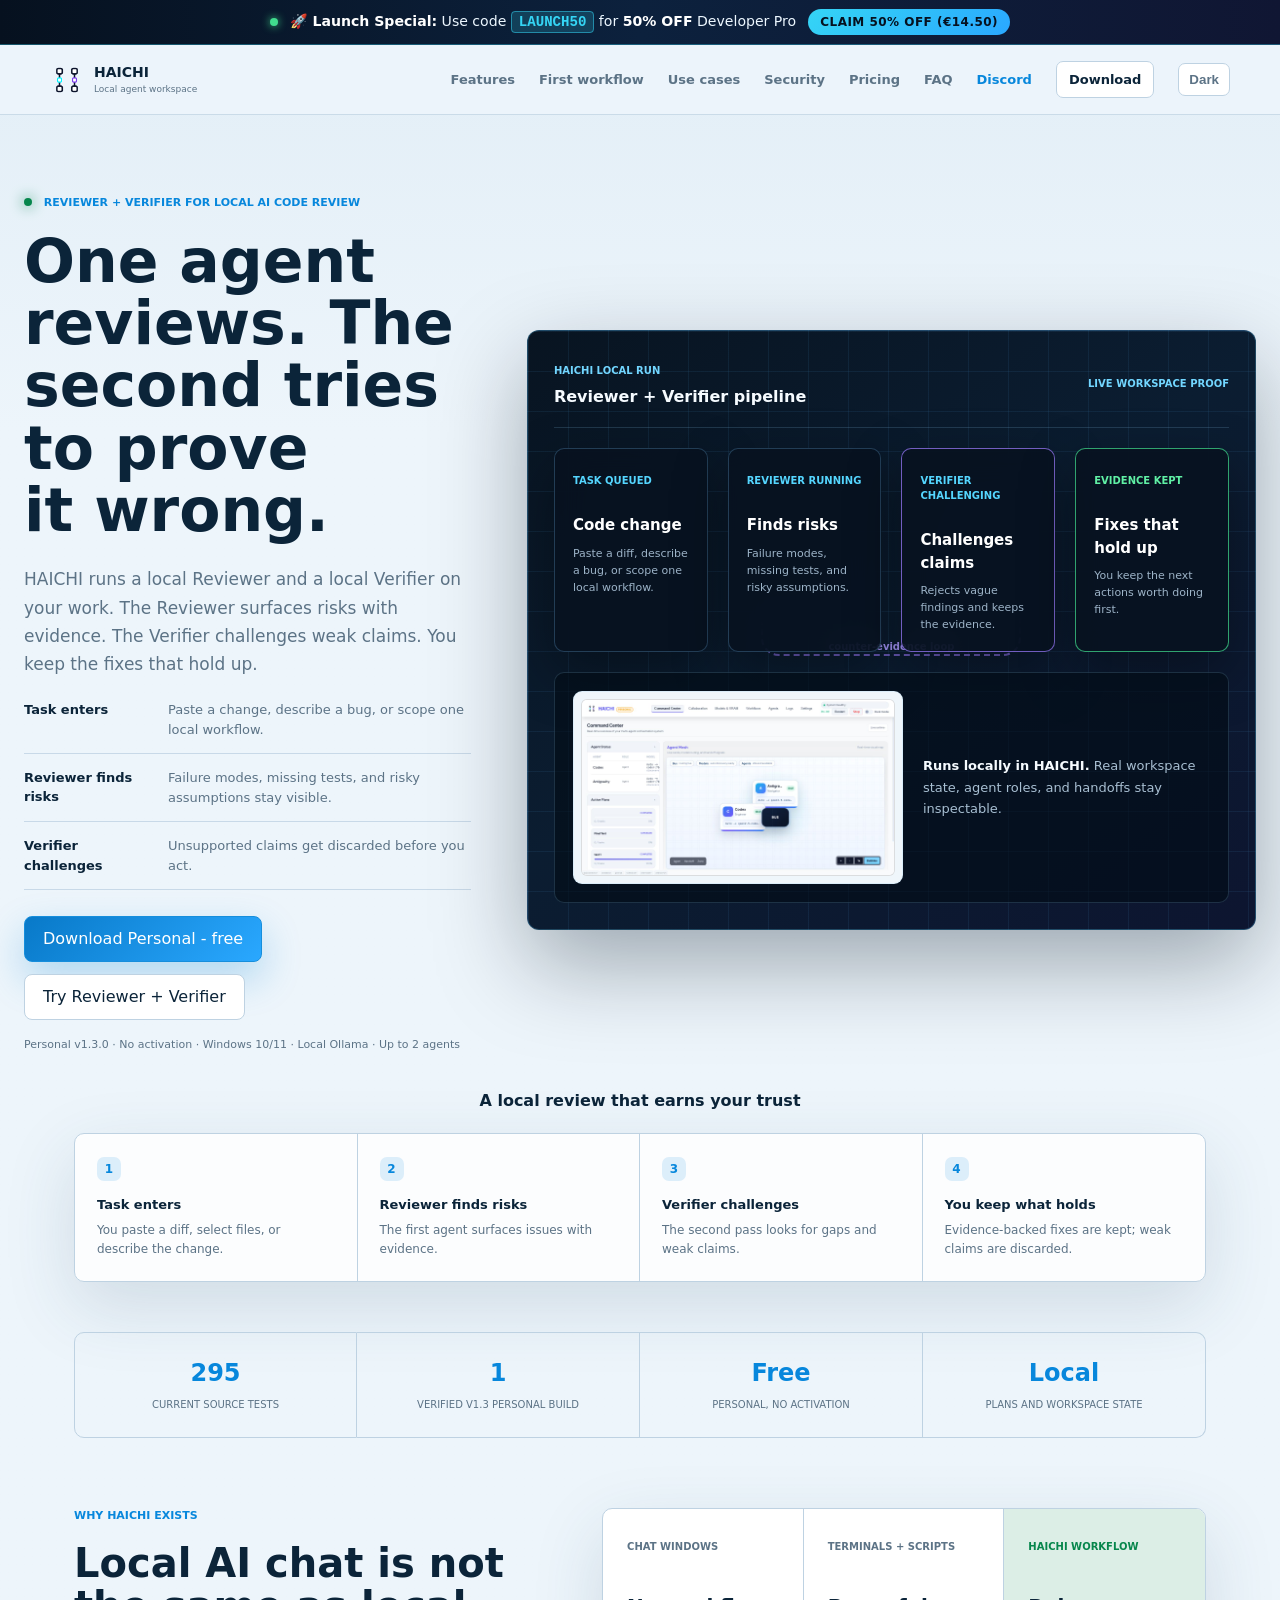
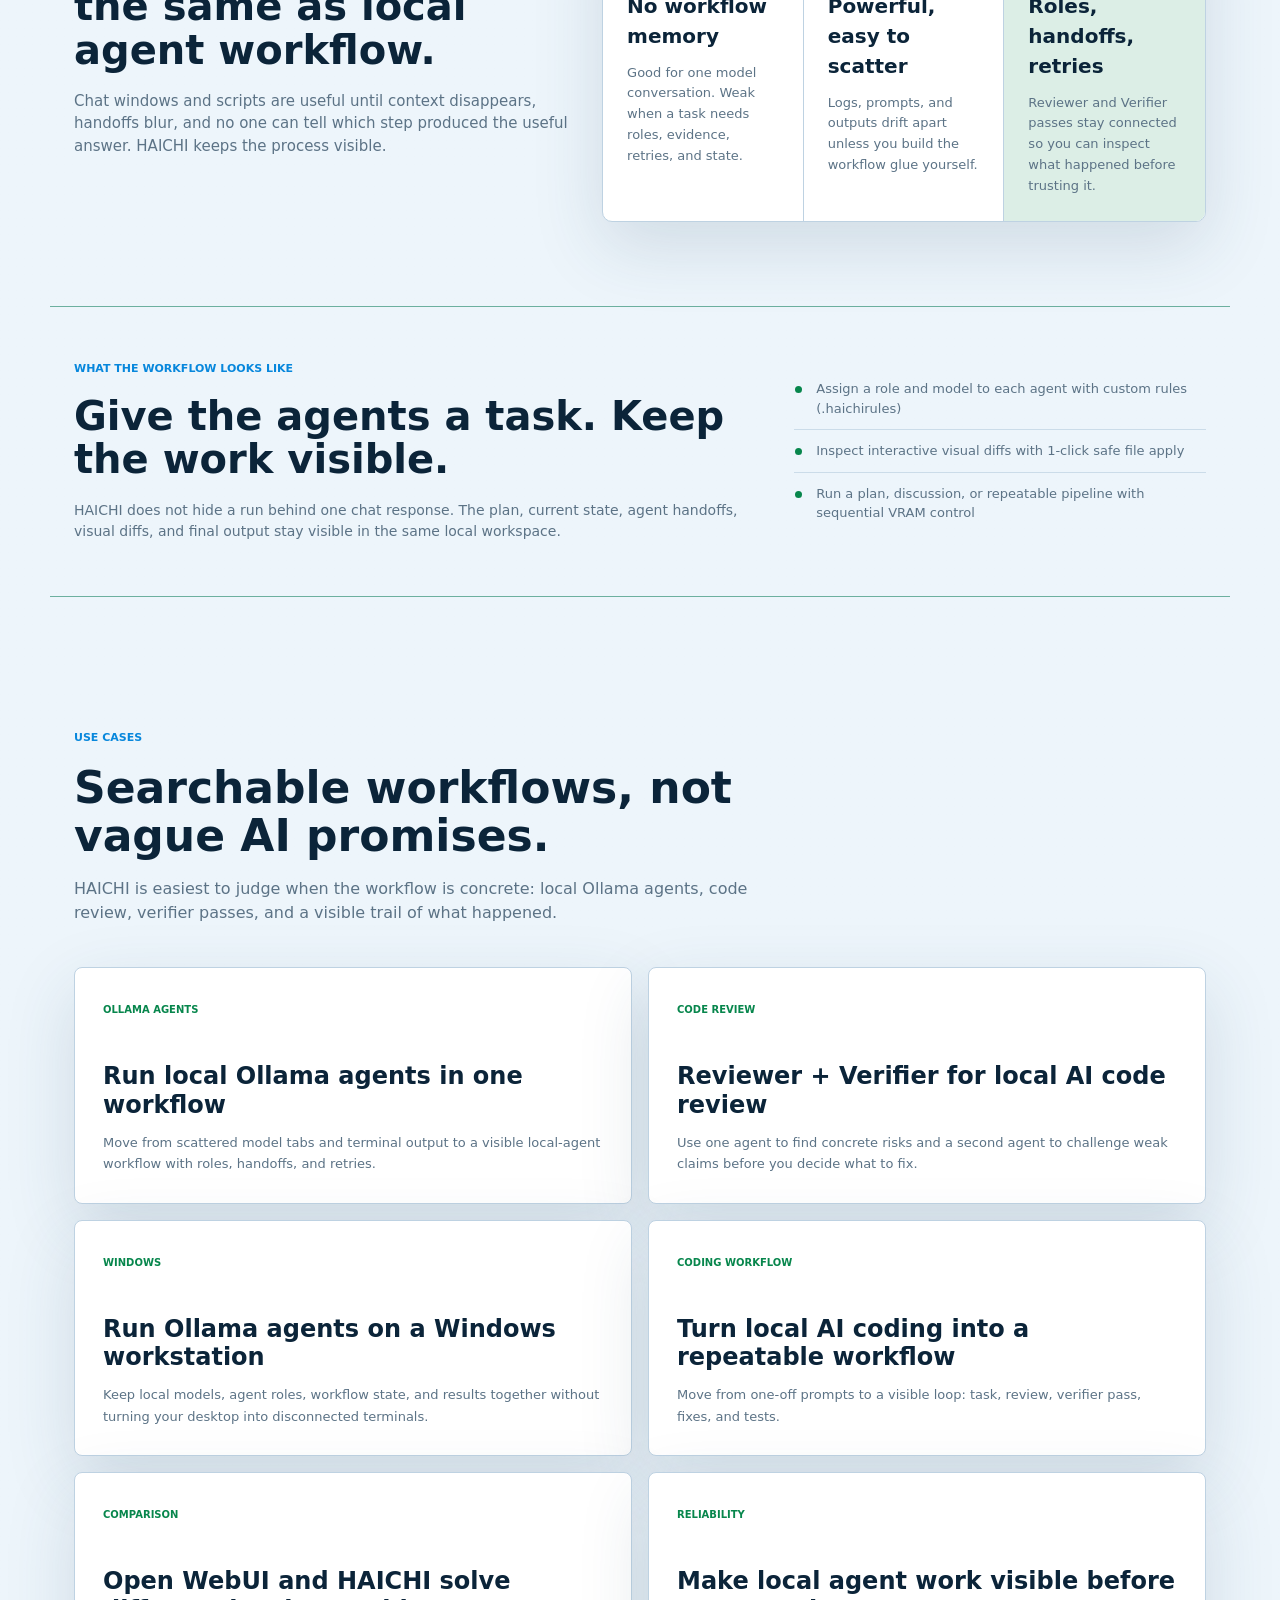
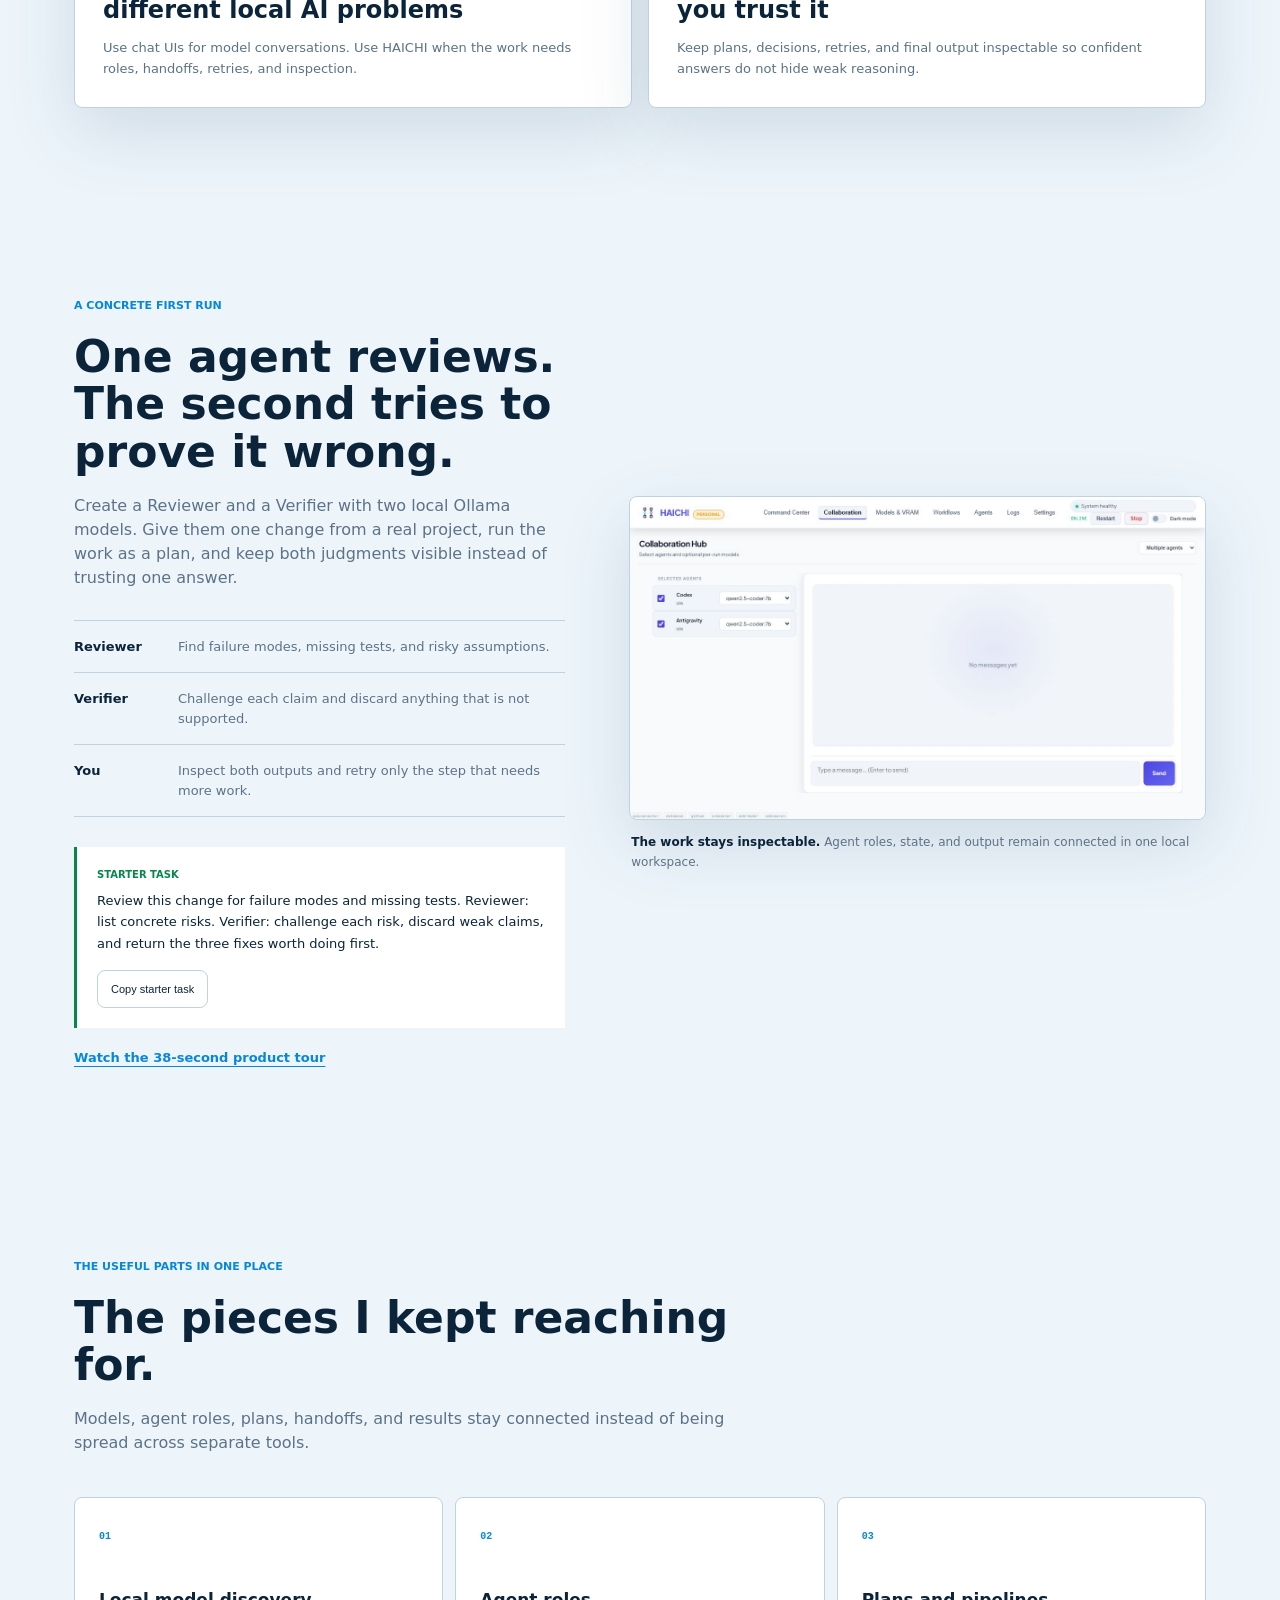
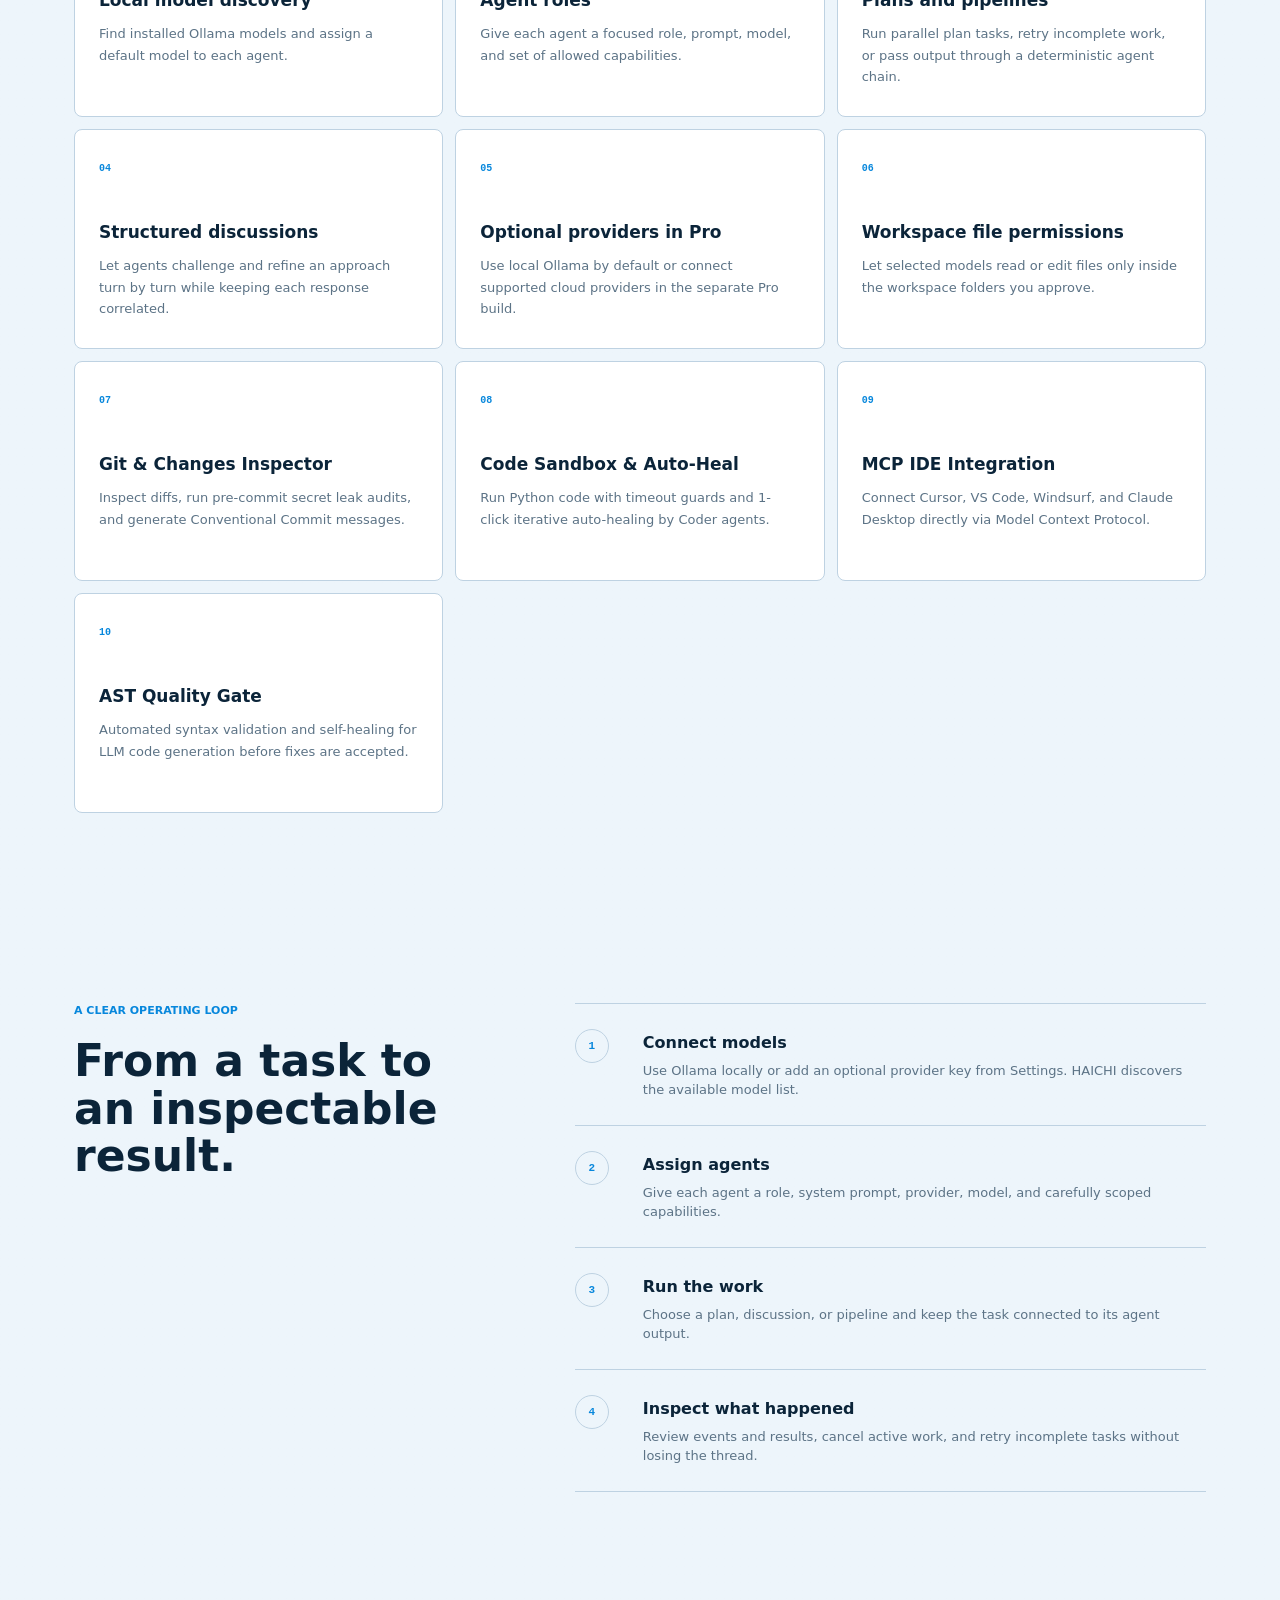
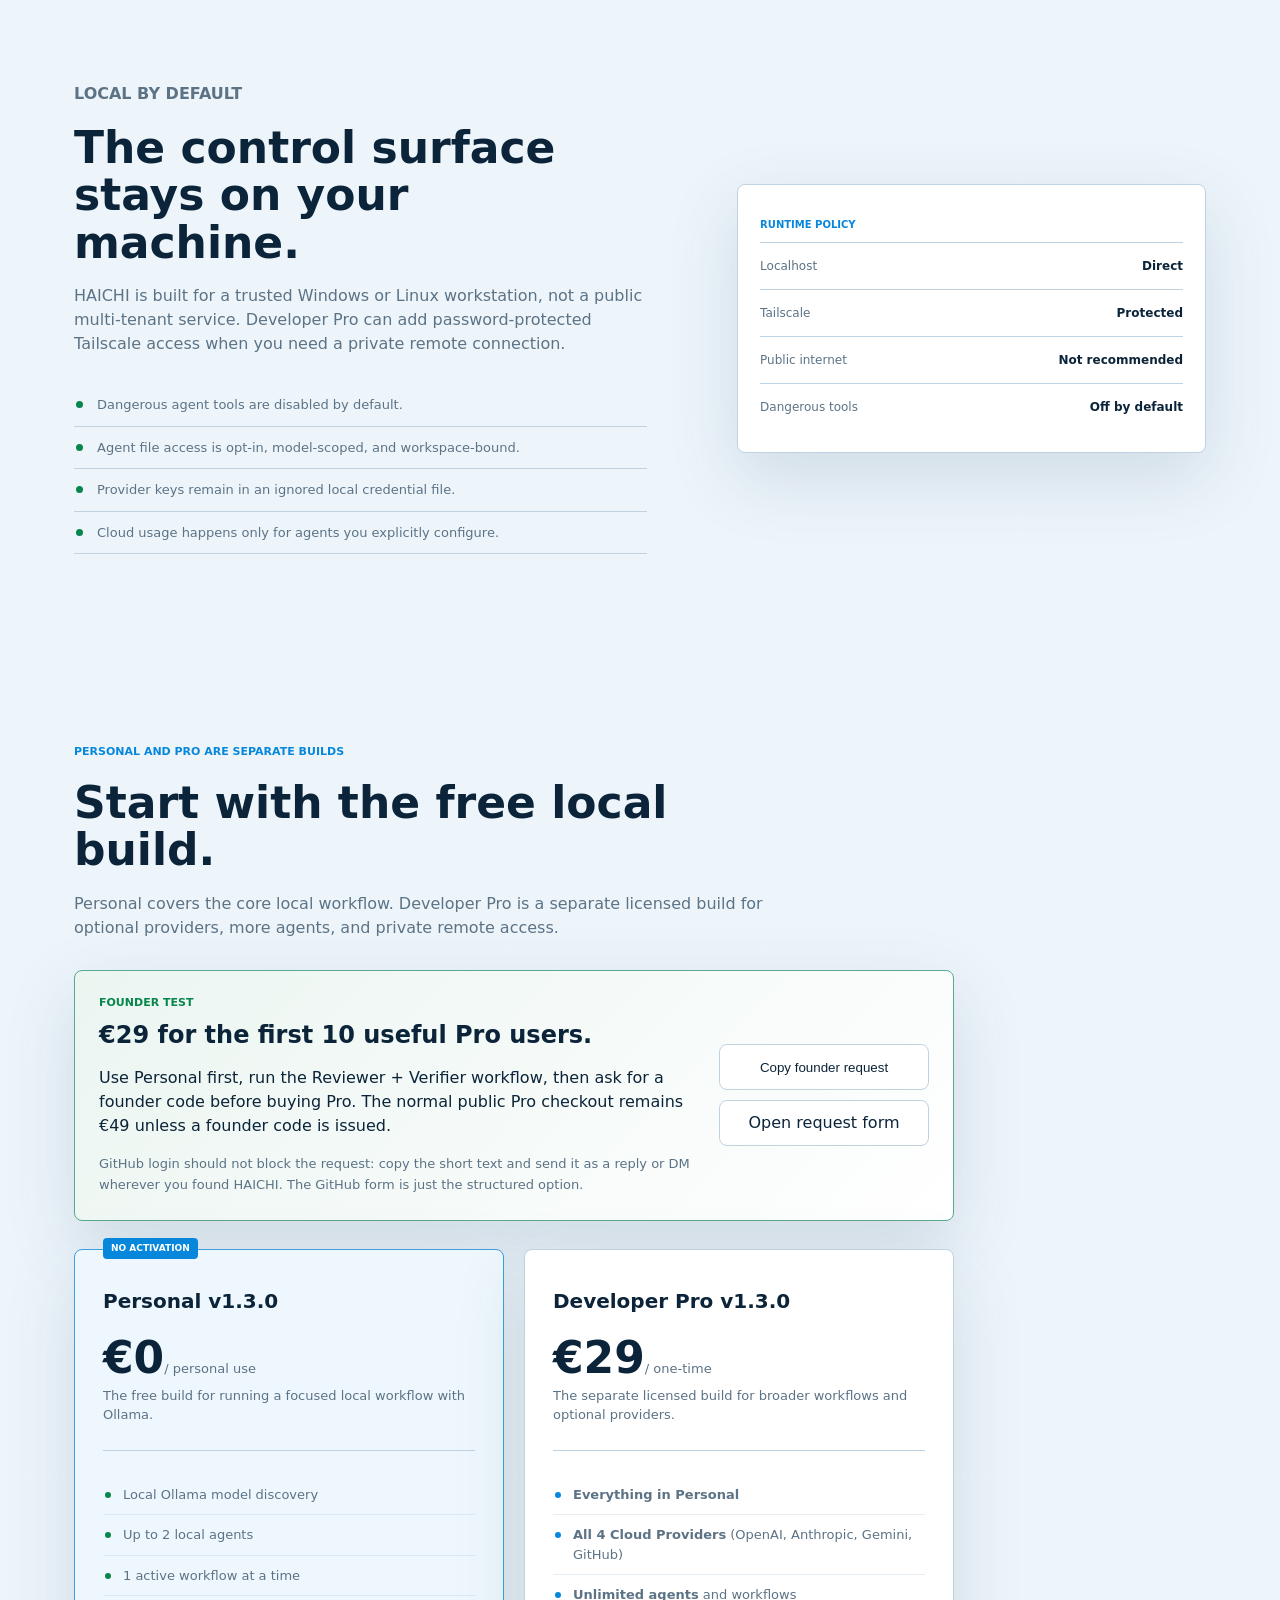
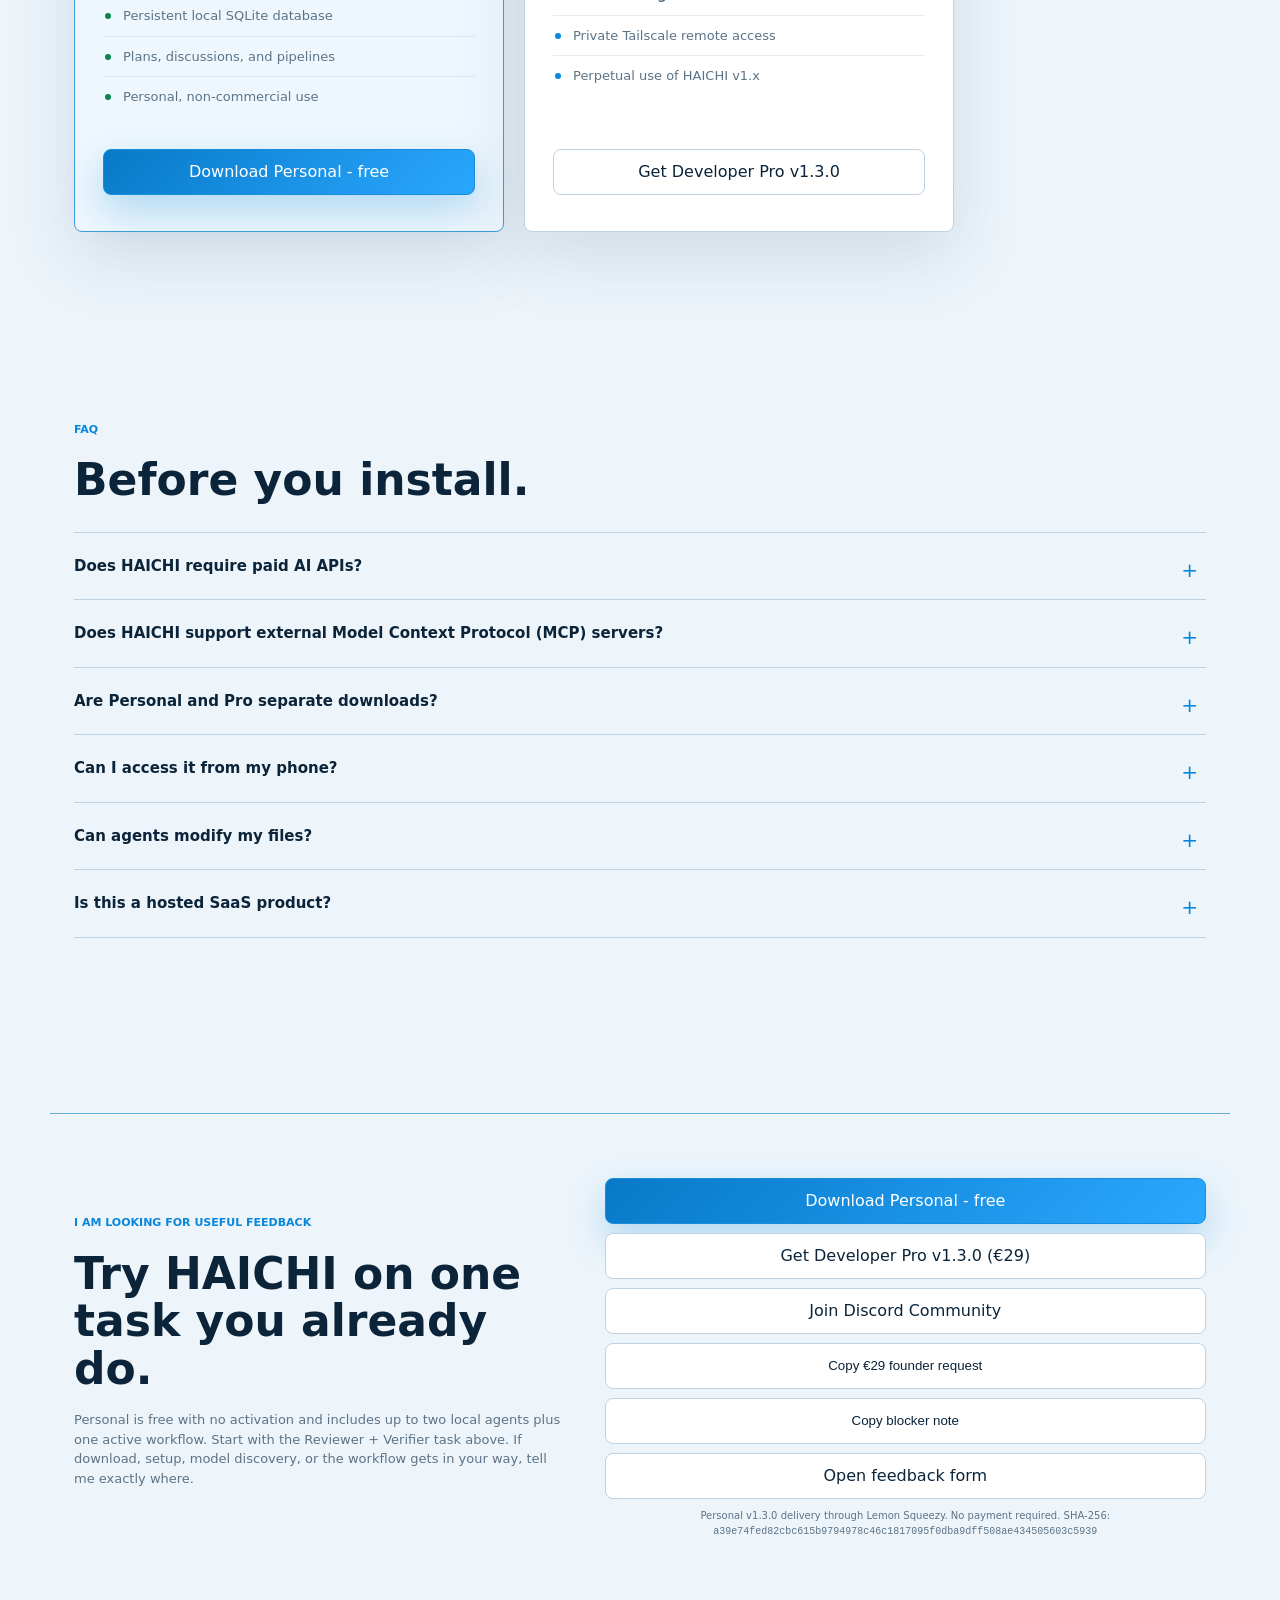
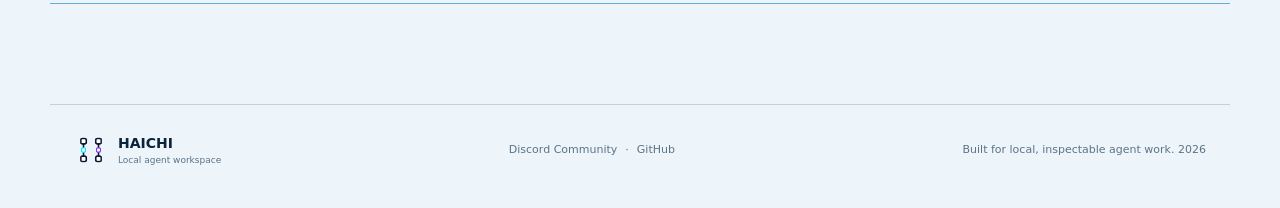
<file: index.html>
<!doctype html>
<html lang="en" data-theme="light">
<head>
  <meta charset="utf-8">
  <meta name="viewport" content="width=device-width, initial-scale=1">
  <title>HAICHI | Reviewer + Verifier for Local AI Workflows</title>
  <meta name="description" content="Run local AI agent workflows with HAICHI: one agent reviews, a verifier challenges weak claims, and you keep the evidence-backed fixes. Personal is free.">
  <meta name="google-site-verification" content="yWgFdJ7h8Sa760NpMlXw9jPENgZUGm8bwr2DKXWKdbU">
  <meta name="robots" content="index,follow">
  <meta name="theme-color" content="#06111f">
  <link rel="canonical" href="https://haichi.app/">
  <link rel="icon" type="image/png" href="haichi-app-logo.png">
  <link rel="apple-touch-icon" href="https://haichi.app/haichi-app-logo.png">
  <meta name="author" content="HAICHI">
  <meta name="application-name" content="HAICHI">
  <meta property="og:type" content="website">
  <meta property="og:locale" content="en_US">
  <meta property="og:site_name" content="HAICHI">
  <meta property="og:title" content="HAICHI | Reviewer + Verifier for Local AI Workflows">
  <meta property="og:description" content="One agent reviews. The second tries to prove it wrong. Keep local AI workflow state visible before you trust the result.">
  <meta property="og:url" content="https://haichi.app/">
  <meta property="og:image" content="https://haichi.app/haichi-product-overview.png">
  <meta property="og:image:alt" content="HAICHI Command Center showing two local agents and an inspectable workflow">
  <meta name="twitter:card" content="summary_large_image">
  <meta name="twitter:title" content="HAICHI | Reviewer + Verifier for Local AI Workflows">
  <meta name="twitter:description" content="One agent reviews. The second tries to prove it wrong. Keep local AI workflow state visible before you trust the result.">
  <meta name="twitter:image" content="https://haichi.app/haichi-product-overview.png">
  <meta name="twitter:image:alt" content="HAICHI Command Center showing two local agents and an inspectable workflow">
  <link rel="dns-prefetch" href="https://haichi.lemonsqueezy.com">
  <link rel="preconnect" href="https://haichi.lemonsqueezy.com" crossorigin>
  <link rel="stylesheet" href="styles.css">
  <script type="application/ld+json">
  [{
    "@context": "https://schema.org",
    "@type": "Organization",
    "@id": "https://haichi.app/#organization",
    "name": "HAICHI",
    "url": "https://haichi.app/",
    "logo": "https://haichi.app/haichi-app-logo.png",
    "sameAs": [
      "https://discord.gg/aQ34vxMuF"
    ]
  },
  {
    "@context": "https://schema.org",
    "@type": "WebSite",
    "@id": "https://haichi.app/#website",
    "name": "HAICHI",
    "url": "https://haichi.app/"
  },
  {
    "@context": "https://schema.org",
    "@type": "BreadcrumbList",
    "@id": "https://haichi.app/#breadcrumbs",
    "itemListElement": [
      {
        "@type": "ListItem",
        "position": 1,
        "name": "Home",
        "item": "https://haichi.app/"
      }
    ]
  },
  {
    "@context": "https://schema.org",
    "@type": "SoftwareApplication",
    "@id": "https://haichi.app/#software",
    "name": "HAICHI",
    "alternateName": "Project HAICHI",
    "url": "https://haichi.app/",
    "image": "https://haichi.app/haichi-product-overview.png",
    "applicationCategory": "DeveloperApplication",
    "applicationSubCategory": "AI agent orchestration",
    "operatingSystem": "Windows 10, Windows 11",
    "softwareVersion": "1.3.0",
    "description": "A local Windows workspace that replaces scattered Ollama tabs, terminals, scripts, and agent chats with one inspectable workflow. Personal v1.3.0 is the current stable release.",
    "featureList": [
      "Interactive Visual Diff and 1-Click Safe Apply",
      "Workspace Project Rules (.haichirules) Context Engine",
      "External MCP Client Hub (stdio JSON-RPC 2.0)",
      "Zero-Config AST Code Search and Symbol Index",
      "Sequential VRAM Scheduling for Ollama local models",
      "Pre-Commit Secret Scanner",
      "Local Ollama model discovery",
      "Multi-agent chat and workflow orchestration",
      "Reviewer + Verifier workflow loops",
      "Plans, discussions, and pipelines",
      "Workspace-scoped agent file permissions",
      "Optional OpenAI, Anthropic, Gemini, and GitHub Models providers",
      "Private Tailscale remote access in Developer Pro"
    ],
    "downloadUrl": "https://haichi.app/#download",
    "softwareRequirements": "Windows 10/11. Ollama recommended for local models.",
    "offers": [
      {
        "@type": "Offer",
        "name": "HAICHI Personal v1.3.0",
        "url": "https://haichi.lemonsqueezy.com/checkout/buy/719fddae-0c70-4f2d-9127-0a2222c418ca",
        "price": "0",
        "priceCurrency": "EUR",
        "availability": "https://schema.org/InStock"
      },
      {
        "@type": "Offer",
        "name": "HAICHI Developer Pro v1.3.0",
        "url": "https://haichi.lemonsqueezy.com/checkout/buy/80cf9d56-652b-4b5e-baf9-1cf53c7b4eab",
        "price": "29",
        "priceCurrency": "EUR",
        "availability": "https://schema.org/InStock"
      }
    ]
  },
  {
    "@context": "https://schema.org",
    "@type": "FAQPage",
    "@id": "https://haichi.app/#faq-schema",
    "mainEntity": [
      {
        "@type": "Question",
        "name": "Does HAICHI require paid AI APIs?",
        "acceptedAnswer": {
          "@type": "Answer",
          "text": "No. HAICHI can run entirely with local Ollama models. Cloud providers are optional and billed separately by those providers."
        }
      },
      {
        "@type": "Question",
        "name": "Does HAICHI support external Model Context Protocol (MCP) servers?",
        "acceptedAnswer": {
          "@type": "Answer",
          "text": "Yes. HAICHI includes a built-in external MCP client hub supporting standard stdio JSON-RPC 2.0 servers such as GitHub, PostgreSQL, Brave Search, and custom local tools."
        }
      },
      {
        "@type": "Question",
        "name": "Are Personal and Pro separate downloads?",
        "acceptedAnswer": {
          "@type": "Answer",
          "text": "Yes. Personal v1.3.0 is the current free Windows build with no activation. Developer Pro is a separate v1.3.0 licensed build with optional cloud providers and private Tailscale access."
        }
      },
      {
        "@type": "Question",
        "name": "Can I access it from my phone?",
        "acceptedAnswer": {
          "@type": "Answer",
          "text": "Yes with Developer Pro. Run HAICHI in Tailscale mode with a unique remote password, then open the private Tailscale address from your phone."
        }
      },
      {
        "@type": "Question",
        "name": "Can agents modify my files?",
        "acceptedAnswer": {
          "@type": "Answer",
          "text": "Only when you explicitly enable workspace-scoped permissions for selected models and folders. Write, delete, and command execution controls are marked as risk controls and start disabled. Tool reliability depends on the selected model following structured instructions."
        }
      },
      {
        "@type": "Question",
        "name": "Is HAICHI a hosted SaaS product?",
        "acceptedAnswer": {
          "@type": "Answer",
          "text": "No. HAICHI Personal v1.3.0 is a self-hosted Windows product built for a single trusted workstation. Developer Pro is a separate v1.3.0 licensed build with offline activation and private remote access."
        }
      }
    ]
  }]
  </script>
</head>
<body>
  <a class="skip-link" href="#main">Skip to content</a>
  <aside class="announcement-banner" aria-label="Launch Promo">
    <div class="announcement-content">
      <span class="pulse-dot" aria-hidden="true"></span>
      <span class="announcement-text">🚀 <strong>Launch Special:</strong> Use code <code class="promo-code">LAUNCH50</code> for <strong>50% OFF</strong> Developer Pro</span>
      <a class="badge-pill" href="https://haichi.lemonsqueezy.com/checkout/buy/80cf9d56-652b-4b5e-baf9-1cf53c7b4eab?checkout[discount_code]=LAUNCH50" data-track="checkout_click" data-edition="developer_pro" data-placement="banner">Claim 50% Off (&euro;14.50)</a>
    </div>
  </aside>
  <header class="site-header">
    <a class="brand" href="#top" aria-label="HAICHI home">
      <img src="haichi-app-logo.png" alt="" class="brand-logo" aria-hidden="true">
      <span><strong>HAICHI</strong><small>Local agent workspace</small></span>
    </a>
    <button class="nav-toggle" type="button" aria-expanded="false" aria-controls="site-nav">Menu</button>
    <nav id="site-nav" aria-label="Primary navigation">
      <a href="#features">Features</a>
      <a href="#first-workflow">First workflow</a>
      <a href="#use-cases">Use cases</a>
      <a href="#security">Security</a>
      <a href="#pricing">Pricing</a>
      <a href="#faq">FAQ</a>
      <a href="https://discord.gg/aQ34vxMuF" target="_blank" rel="noopener noreferrer" class="nav-discord">Discord</a>
      <a class="nav-cta" href="#download">Download</a>
    </nav>
    <button class="theme-toggle" type="button" aria-label="Switch color theme">Light</button>
  </header>

  <main id="main">
    <section class="hero hero-review" id="top">
      <div class="hero-copy">
        <p class="eyebrow"><span></span> Reviewer + Verifier for local AI code review</p>
        <h1>One agent reviews. The second tries to prove it wrong.</h1>
        <p class="hero-lead">HAICHI runs a local Reviewer and a local Verifier on your work. The Reviewer surfaces risks with evidence. The Verifier challenges weak claims. You keep the fixes that hold up.</p>
        <ul class="hero-points" aria-label="HAICHI workflow highlights">
          <li><strong>Task enters</strong><span>Paste a change, describe a bug, or scope one local workflow.</span></li>
          <li><strong>Reviewer finds risks</strong><span>Failure modes, missing tests, and risky assumptions stay visible.</span></li>
          <li><strong>Verifier challenges</strong><span>Unsupported claims get discarded before you act.</span></li>
        </ul>
        <div class="hero-actions">
          <a class="button primary" href="https://haichi.lemonsqueezy.com/checkout/buy/719fddae-0c70-4f2d-9127-0a2222c418ca" data-track="checkout_click" data-edition="personal" data-placement="hero">Download Personal - free</a>
          <a class="button secondary" href="#first-workflow">Try Reviewer + Verifier</a>
        </div>
        <p class="hero-note">Personal v1.3.0 &middot; No activation &middot; Windows 10/11 &middot; Local Ollama &middot; Up to 2 agents</p>
      </div>

      <div class="hero-workflow" id="product-proof" aria-label="Reviewer and Verifier workflow preview">
        <div class="workflow-topbar">
          <div>
            <span>HAICHI local run</span>
            <strong>Reviewer + Verifier pipeline</strong>
          </div>
          <p>Live workspace proof</p>
        </div>
        <div class="workflow-stage stage-task">
          <span>Task queued</span>
          <strong>Code change</strong>
          <p>Paste a diff, describe a bug, or scope one local workflow.</p>
        </div>
        <div class="workflow-stage stage-reviewer">
          <span>Reviewer running</span>
          <strong>Finds risks</strong>
          <p>Failure modes, missing tests, and risky assumptions.</p>
        </div>
        <div class="workflow-stage stage-verifier">
          <span>Verifier challenging</span>
          <strong>Challenges claims</strong>
          <p>Rejects vague findings and keeps the evidence.</p>
        </div>
        <div class="workflow-stage stage-result">
          <span>Evidence kept</span>
          <strong>Fixes that hold up</strong>
          <p>You keep the next actions worth doing first.</p>
        </div>
        <div class="workflow-link link-one" aria-hidden="true"></div>
        <div class="workflow-link link-two" aria-hidden="true"></div>
        <div class="workflow-link link-three" aria-hidden="true"></div>
        <div class="counter-loop" aria-hidden="true">counter-evidence loop</div>
        <div class="workflow-proof-shot">
          <div class="workflow-shot-frame">
            <img src="haichi-product-overview.png" alt="HAICHI Command Center with local agents and inspectable workflow state" width="1280" height="720">
          </div>
          <p><strong>Runs locally in HAICHI.</strong> Real workspace state, agent roles, and handoffs stay inspectable.</p>
        </div>
      </div>
    </section>

    <section class="review-strip" aria-label="Reviewer and verifier workflow">
      <p>A local review that earns your trust</p>
      <ol>
        <li><strong>Task enters</strong><span>You paste a diff, select files, or describe the change.</span></li>
        <li><strong>Reviewer finds risks</strong><span>The first agent surfaces issues with evidence.</span></li>
        <li><strong>Verifier challenges</strong><span>The second pass looks for gaps and weak claims.</span></li>
        <li><strong>You keep what holds</strong><span>Evidence-backed fixes are kept; weak claims are discarded.</span></li>
      </ol>
    </section>

    <section class="proof" aria-label="Product verification">
      <div><strong>295</strong><span>current source tests</span></div>
      <div><strong>1</strong><span>verified v1.3 Personal build</span></div>
      <div><strong>Free</strong><span>Personal, no activation</span></div>
      <div><strong>Local</strong><span>plans and workspace state</span></div>
    </section>

    <section class="workflow-comparison" aria-label="Local AI workflow comparison">
      <div class="comparison-copy">
        <p class="eyebrow">Why HAICHI exists</p>
        <h2>Local AI chat is not the same as local agent workflow.</h2>
        <p>Chat windows and scripts are useful until context disappears, handoffs blur, and no one can tell which step produced the useful answer. HAICHI keeps the process visible.</p>
      </div>
      <div class="comparison-grid">
        <article>
          <span>Chat windows</span>
          <h3>No workflow memory</h3>
          <p>Good for one model conversation. Weak when a task needs roles, evidence, retries, and state.</p>
        </article>
        <article>
          <span>Terminals + scripts</span>
          <h3>Powerful, easy to scatter</h3>
          <p>Logs, prompts, and outputs drift apart unless you build the workflow glue yourself.</p>
        </article>
        <article class="recommended">
          <span>HAICHI workflow</span>
          <h3>Roles, handoffs, retries</h3>
          <p>Reviewer and Verifier passes stay connected so you can inspect what happened before trusting it.</p>
        </article>
      </div>
    </section>

    <section class="release-note" aria-label="Version 1.3 Personal release">
      <div>
        <p class="eyebrow">What the workflow looks like</p>
        <h2>Give the agents a task. Keep the work visible.</h2>
        <p>HAICHI does not hide a run behind one chat response. The plan, current state, agent handoffs, visual diffs, and final output stay visible in the same local workspace.</p>
      </div>
      <ul>
        <li>Assign a role and model to each agent with custom rules (.haichirules)</li>
        <li>Inspect interactive visual diffs with 1-click safe file apply</li>
        <li>Run a plan, discussion, or repeatable pipeline with sequential VRAM control</li>
      </ul>
    </section>

    <section class="section use-case-section" id="use-cases">
      <div class="section-heading">
        <p class="eyebrow">Use cases</p>
        <h2>Searchable workflows, not vague AI promises.</h2>
        <p>HAICHI is easiest to judge when the workflow is concrete: local Ollama agents, code review, verifier passes, and a visible trail of what happened.</p>
      </div>
      <div class="use-case-grid">
        <a class="use-case-card" href="/use-cases/ollama-agents.html">
          <span>Ollama agents</span>
          <h3>Run local Ollama agents in one workflow</h3>
          <p>Move from scattered model tabs and terminal output to a visible local-agent workflow with roles, handoffs, and retries.</p>
        </a>
        <a class="use-case-card" href="/use-cases/local-ai-code-review.html">
          <span>Code review</span>
          <h3>Reviewer + Verifier for local AI code review</h3>
          <p>Use one agent to find concrete risks and a second agent to challenge weak claims before you decide what to fix.</p>
        </a>
        <a class="use-case-card" href="/use-cases/windows-ollama-agents.html">
          <span>Windows</span>
          <h3>Run Ollama agents on a Windows workstation</h3>
          <p>Keep local models, agent roles, workflow state, and results together without turning your desktop into disconnected terminals.</p>
        </a>
        <a class="use-case-card" href="/use-cases/local-ai-coding-workflow.html">
          <span>Coding workflow</span>
          <h3>Turn local AI coding into a repeatable workflow</h3>
          <p>Move from one-off prompts to a visible loop: task, review, verifier pass, fixes, and tests.</p>
        </a>
        <a class="use-case-card" href="/use-cases/open-webui-vs-haichi.html">
          <span>Comparison</span>
          <h3>Open WebUI and HAICHI solve different local AI problems</h3>
          <p>Use chat UIs for model conversations. Use HAICHI when the work needs roles, handoffs, retries, and inspection.</p>
        </a>
        <a class="use-case-card" href="/use-cases/visible-agent-state.html">
          <span>Reliability</span>
          <h3>Make local agent work visible before you trust it</h3>
          <p>Keep plans, decisions, retries, and final output inspectable so confident answers do not hide weak reasoning.</p>
        </a>
      </div>
    </section>

    <section class="section first-workflow" id="first-workflow">
      <div class="first-workflow-copy">
        <p class="eyebrow">A concrete first run</p>
        <h2>One agent reviews. The second tries to prove it wrong.</h2>
        <p>Create a Reviewer and a Verifier with two local Ollama models. Give them one change from a real project, run the work as a plan, and keep both judgments visible instead of trusting one answer.</p>
        <ol class="first-run-steps">
          <li><strong>Reviewer</strong><span>Find failure modes, missing tests, and risky assumptions.</span></li>
          <li><strong>Verifier</strong><span>Challenge each claim and discard anything that is not supported.</span></li>
          <li><strong>You</strong><span>Inspect both outputs and retry only the step that needs more work.</span></li>
        </ol>
        <div class="starter-task">
          <span>Starter task</span>
          <p id="starter-task-text">Review this change for failure modes and missing tests. Reviewer: list concrete risks. Verifier: challenge each risk, discard weak claims, and return the three fixes worth doing first.</p>
          <button class="button secondary copy-workflow" type="button" data-copy-target="#starter-task-text">Copy starter task</button>
        </div>
        <a class="text-link" href="https://youtube.com/watch?v=US1zJvdP2c0" target="_blank" rel="noopener" data-track="product_tour_click" data-placement="first_workflow">Watch the 38-second product tour</a>
      </div>
      <figure class="workflow-proof">
        <img src="haichi-collaboration.png" alt="HAICHI collaboration workspace showing local agents and their visible work" width="1280" height="720" loading="lazy" decoding="async">
        <figcaption><strong>The work stays inspectable.</strong> Agent roles, state, and output remain connected in one local workspace.</figcaption>
      </figure>
    </section>

    <section class="section" id="features">
      <div class="section-heading">
        <p class="eyebrow">The useful parts in one place</p>
        <h2>The pieces I kept reaching for.</h2>
        <p>Models, agent roles, plans, handoffs, and results stay connected instead of being spread across separate tools.</p>
      </div>
      <div class="feature-grid">
        <article><span>01</span><h3>Local model discovery</h3><p>Find installed Ollama models and assign a default model to each agent.</p></article>
        <article><span>02</span><h3>Agent roles</h3><p>Give each agent a focused role, prompt, model, and set of allowed capabilities.</p></article>
        <article><span>03</span><h3>Plans and pipelines</h3><p>Run parallel plan tasks, retry incomplete work, or pass output through a deterministic agent chain.</p></article>
        <article><span>04</span><h3>Structured discussions</h3><p>Let agents challenge and refine an approach turn by turn while keeping each response correlated.</p></article>
        <article><span>05</span><h3>Optional providers in Pro</h3><p>Use local Ollama by default or connect supported cloud providers in the separate Pro build.</p></article>
        <article><span>06</span><h3>Workspace file permissions</h3><p>Let selected models read or edit files only inside the workspace folders you approve.</p></article>
        <article><span>07</span><h3>Git &amp; Changes Inspector</h3><p>Inspect diffs, run pre-commit secret leak audits, and generate Conventional Commit messages.</p></article>
        <article><span>08</span><h3>Code Sandbox &amp; Auto-Heal</h3><p>Run Python code with timeout guards and 1-click iterative auto-healing by Coder agents.</p></article>
        <article><span>09</span><h3>MCP IDE Integration</h3><p>Connect Cursor, VS Code, Windsurf, and Claude Desktop directly via Model Context Protocol.</p></article>
        <article><span>10</span><h3>AST Quality Gate</h3><p>Automated syntax validation and self-healing for LLM code generation before fixes are accepted.</p></article>
      </div>
    </section>

    <section class="section workflow-section" id="workflow">
      <div class="section-heading">
        <p class="eyebrow">A clear operating loop</p>
        <h2>From a task to an inspectable result.</h2>
      </div>
      <ol class="workflow">
        <li><span>1</span><div><h3>Connect models</h3><p>Use Ollama locally or add an optional provider key from Settings. HAICHI discovers the available model list.</p></div></li>
        <li><span>2</span><div><h3>Assign agents</h3><p>Give each agent a role, system prompt, provider, model, and carefully scoped capabilities.</p></div></li>
        <li><span>3</span><div><h3>Run the work</h3><p>Choose a plan, discussion, or pipeline and keep the task connected to its agent output.</p></div></li>
        <li><span>4</span><div><h3>Inspect what happened</h3><p>Review events and results, cancel active work, and retry incomplete tasks without losing the thread.</p></div></li>
      </ol>
    </section>

    <section class="section security-section" id="security">
      <div class="security-copy">
        <p class="eyebrow">Local by default</p>
        <h2>The control surface stays on your machine.</h2>
        <p>HAICHI is built for a trusted Windows or Linux workstation, not a public multi-tenant service. Developer Pro can add password-protected Tailscale access when you need a private remote connection.</p>
        <ul>
          <li>Dangerous agent tools are disabled by default.</li>
          <li>Agent file access is opt-in, model-scoped, and workspace-bound.</li>
          <li>Provider keys remain in an ignored local credential file.</li>
          <li>Cloud usage happens only for agents you explicitly configure.</li>
        </ul>
      </div>
      <div class="security-card">
        <p>Runtime policy</p>
        <div><span>Localhost</span><strong>Direct</strong></div>
        <div><span>Tailscale</span><strong>Protected</strong></div>
        <div><span>Public internet</span><strong>Not recommended</strong></div>
        <div><span>Dangerous tools</span><strong>Off by default</strong></div>
      </div>
    </section>

    <section class="section pricing-section" id="pricing">
      <div class="section-heading">
        <p class="eyebrow">Personal and Pro are separate builds</p>
        <h2>Start with the free local build.</h2>
        <p>Personal covers the core local workflow. Developer Pro is a separate licensed build for optional providers, more agents, and private remote access.</p>
      </div>
      <div class="founder-offer" role="note" aria-label="Founder price test">
        <div>
          <p class="eyebrow">Founder test</p>
          <h3>&euro;29 for the first 10 useful Pro users.</h3>
          <p>Use Personal first, run the Reviewer + Verifier workflow, then ask for a founder code before buying Pro. The normal public Pro checkout remains &euro;49 unless a founder code is issued.</p>
          <p class="founder-help">GitHub login should not block the request: copy the short text and send it as a reply or DM wherever you found HAICHI. The GitHub form is just the structured option.</p>
        </div>
        <div class="founder-actions">
          <button class="button secondary copy-workflow" type="button" data-copy-text="Hi, I tried HAICHI Personal and the Reviewer -> Verifier workflow. I want the €29 founder code for Developer Pro. My OS: ____. What worked or blocked me: ____." data-copy-label="Founder request copied">Copy founder request</button>
          <a class="button secondary" href="https://github.com/njoylt/HAICHI-Website/issues/new?template=early-user-feedback.yml" data-track="feedback_form_click" data-placement="founder_offer">Open request form</a>
        </div>
      </div>
      <div class="pricing-grid">
        <article class="pricing-card featured">
          <div class="card-badge">No activation</div>
          <h3>Personal v1.3.0</h3>
          <p class="price">&euro;0<span>/ personal use</span></p>
          <p class="price-desc">The free build for running a focused local workflow with Ollama.</p>
          <hr>
          <ul>
            <li>Local Ollama model discovery</li>
            <li>Up to 2 local agents</li>
            <li>1 active workflow at a time</li>
            <li>Persistent local SQLite database</li>
            <li>Plans, discussions, and pipelines</li>
            <li>Personal, non-commercial use</li>
          </ul>
          <a class="button primary" href="https://haichi.lemonsqueezy.com/checkout/buy/719fddae-0c70-4f2d-9127-0a2222c418ca" data-track="checkout_click" data-edition="personal" data-placement="pricing">Download Personal - free</a>
        </article>
        <article class="pricing-card">
          <h3>Developer Pro v1.3.0</h3>
          <p class="price">&euro;29<span>/ one-time</span></p>
          <p class="price-desc">The separate licensed build for broader workflows and optional providers.</p>
          <hr>
          <ul>
            <li><strong>Everything in Personal</strong></li>
            <li><strong>All 4 Cloud Providers</strong> (OpenAI, Anthropic, Gemini, GitHub)</li>
            <li><strong>Unlimited agents</strong> and workflows</li>
            <li>Private Tailscale remote access</li>
            <li>Perpetual use of HAICHI v1.x</li>
          </ul>
          <a class="button secondary" href="https://haichi.lemonsqueezy.com/checkout/buy/80cf9d56-652b-4b5e-baf9-1cf53c7b4eab" data-track="checkout_click" data-edition="developer_pro" data-placement="pricing">Get Developer Pro v1.3.0</a>
        </article>
      </div>
    </section>

    <section class="section" id="faq">
      <div class="section-heading compact">
        <p class="eyebrow">FAQ</p>
        <h2>Before you install.</h2>
      </div>
      <div class="faq-list">
        <details><summary>Does HAICHI require paid AI APIs?</summary><p>No. HAICHI can run entirely with local Ollama models. Cloud providers are optional and billed separately by those providers.</p></details>
        <details><summary>Does HAICHI support external Model Context Protocol (MCP) servers?</summary><p>Yes. HAICHI includes a built-in external MCP client hub supporting standard stdio JSON-RPC 2.0 servers such as GitHub, PostgreSQL, Brave Search, and custom local tools.</p></details>
        <details><summary>Are Personal and Pro separate downloads?</summary><p>Yes. Personal v1.3.0 is the current free Windows build with no activation. Developer Pro is a separate v1.3.0 licensed build with optional providers, more agents, and private Tailscale access.</p></details>
        <details><summary>Can I access it from my phone?</summary><p>Yes with Developer Pro. Run HAICHI in Tailscale mode with a unique remote password, then open the private Tailscale address from your phone.</p></details>
        <details><summary>Can agents modify my files?</summary><p>Only when you explicitly enable workspace-scoped permissions for selected models and folders. Write, delete, and command execution controls are marked as risk controls and start disabled. Tool reliability depends on the selected model following structured instructions, so stronger coder or cloud models are recommended for file-changing actions.</p></details>
        <details><summary>Is this a hosted SaaS product?</summary><p>No. HAICHI Personal v1.3.0 is a self-hosted Windows product built for a single trusted workstation. Developer Pro is a separate v1.3.0 licensed build with offline activation and private remote access.</p></details>
      </div>
    </section>

    <section class="download-section" id="download">
      <div>
        <p class="eyebrow">I am looking for useful feedback</p>
        <h2>Try HAICHI on one task you already do.</h2>
        <p>Personal is free with no activation and includes up to two local agents plus one active workflow. Start with the Reviewer + Verifier task above. If download, setup, model discovery, or the workflow gets in your way, tell me exactly where.</p>
      </div>
      <div class="download-actions">
        <a class="button primary" href="https://haichi.lemonsqueezy.com/checkout/buy/719fddae-0c70-4f2d-9127-0a2222c418ca" data-track="checkout_click" data-edition="personal" data-placement="download">Download Personal - free</a>
        <a class="button secondary" href="https://haichi.lemonsqueezy.com/checkout/buy/80cf9d56-652b-4b5e-baf9-1cf53c7b4eab" data-track="checkout_click" data-edition="developer_pro" data-placement="download">Get Developer Pro v1.3.0 (&euro;29)</a>
        <a class="button secondary" href="https://discord.gg/aQ34vxMuF" target="_blank" rel="noopener noreferrer" data-placement="download">Join Discord Community</a>
        <button class="button secondary copy-workflow" type="button" data-copy-text="Hi, I tried HAICHI Personal and the Reviewer -> Verifier workflow. I want the €29 founder code for Developer Pro. My OS: ____. What worked or blocked me: ____." data-copy-label="Founder request copied">Copy &euro;29 founder request</button>
        <button class="button secondary copy-workflow" type="button" data-copy-text="HAICHI blocker: I tried to use HAICHI on ____. I got blocked at ____. My OS is ____. Exact error or missing step: ____." data-copy-label="Blocker note copied">Copy blocker note</button>
        <a class="button secondary" href="https://github.com/njoylt/HAICHI-Website/issues/new?template=early-user-feedback.yml" data-track="feedback_form_click" data-placement="download">Open feedback form</a>
        <small>Personal v1.3.0 delivery through Lemon Squeezy. No payment required. SHA-256: <code>a39e74fed82cbc615b9794978c46c1817095f0dba9dff508ae434505603c5939</code></small>
      </div>
    </section>
  </main>

  <footer>
    <a class="brand footer-brand" href="#top"><img src="haichi-app-logo.png" alt="" class="brand-logo" aria-hidden="true"><span><strong>HAICHI</strong><small>Local agent workspace</small></span></a>
    <div class="footer-links">
      <a href="https://discord.gg/aQ34vxMuF" target="_blank" rel="noopener noreferrer">Discord Community</a>
      <span aria-hidden="true">&middot;</span>
      <a href="https://github.com/njoylt/ProjectHAICHI" target="_blank" rel="noopener noreferrer">GitHub</a>
    </div>
    <p>Built for local, inspectable agent work. <span id="year"></span></p>
  </footer>

  <div class="toast" role="status" aria-live="polite"></div>
  <script src="app.js" defer></script>
</body>
</html>
</file>
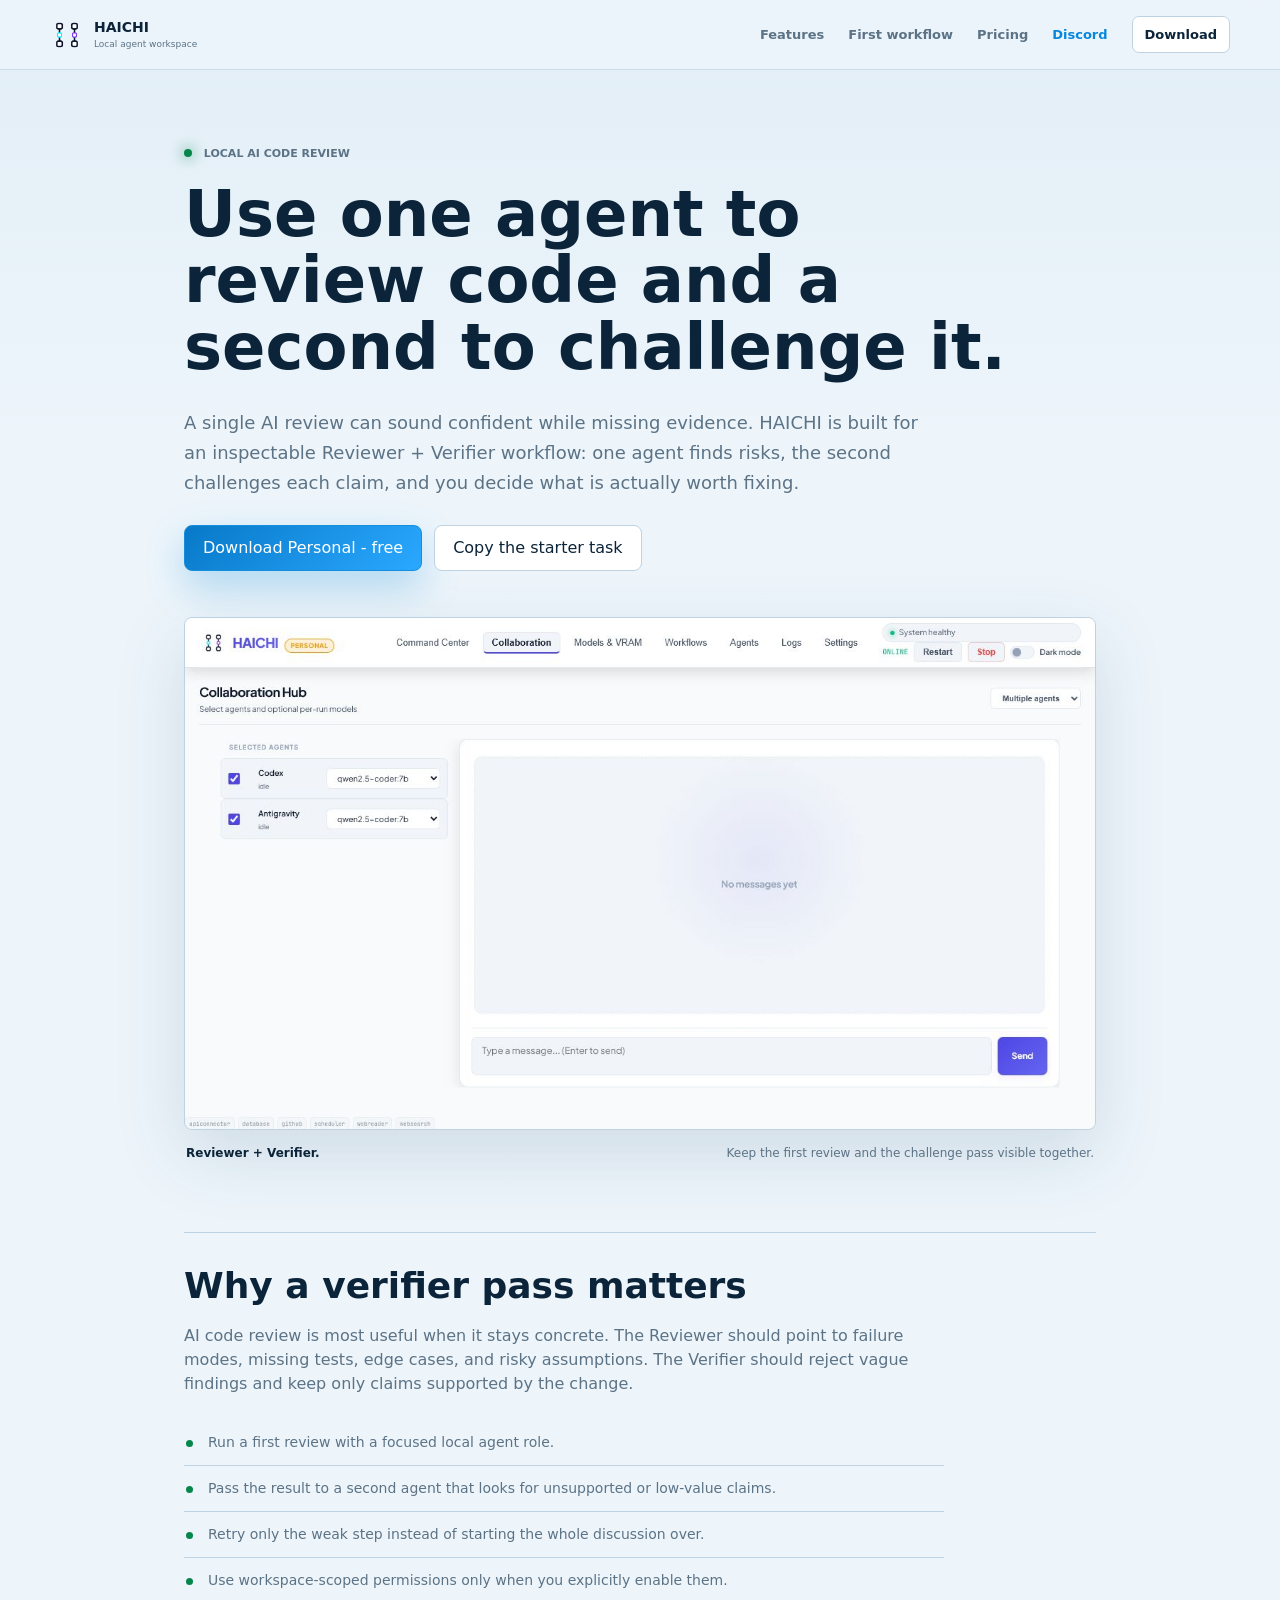
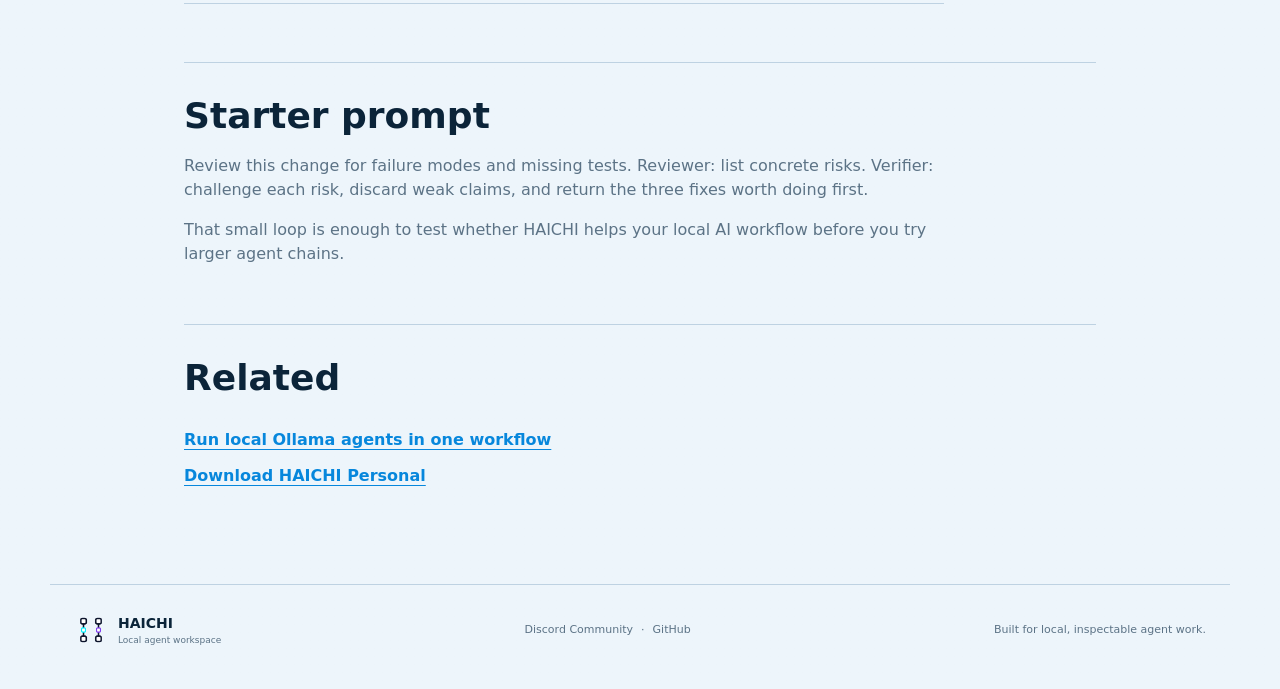
<file: use-cases/local-ai-code-review.html>
<!doctype html>
<html lang="en" data-theme="light">
<head>
  <meta charset="utf-8">
  <meta name="viewport" content="width=device-width, initial-scale=1">
  <title>Local AI Code Review Workflow | HAICHI</title>
  <meta name="description" content="Use HAICHI for local AI code review: one agent reviews a change, a second verifier challenges weak claims, and you keep the evidence-backed fixes.">
  <meta name="robots" content="index,follow">
  <meta name="theme-color" content="#06111f">
  <link rel="canonical" href="https://haichi.app/use-cases/local-ai-code-review.html">
  <link rel="icon" type="image/png" href="../haichi-app-logo.png">
  <link rel="apple-touch-icon" href="https://haichi.app/haichi-app-logo.png">
  <meta property="og:type" content="article">
  <meta property="og:locale" content="en_US">
  <meta property="og:site_name" content="HAICHI">
  <meta property="og:title" content="Local AI Code Review Workflow | HAICHI">
  <meta property="og:description" content="Run a Reviewer + Verifier workflow for local AI code review and keep every claim inspectable.">
  <meta property="og:url" content="https://haichi.app/use-cases/local-ai-code-review.html">
  <meta property="og:image" content="https://haichi.app/haichi-collaboration.png">
  <meta property="og:image:alt" content="HAICHI collaboration workspace showing reviewer and verifier style agent work">
  <meta name="twitter:card" content="summary_large_image">
  <meta name="twitter:title" content="Local AI Code Review Workflow | HAICHI">
  <meta name="twitter:description" content="Use one local AI agent to review code and a second to challenge weak claims before you act.">
  <meta name="twitter:image" content="https://haichi.app/haichi-collaboration.png">
  <link rel="stylesheet" href="../styles.css">
  <script type="application/ld+json">
  {
    "@context": "https://schema.org",
    "@type": "TechArticle",
    "@id": "https://haichi.app/use-cases/local-ai-code-review.html#article",
    "headline": "Local AI code review with a Reviewer and Verifier",
    "description": "A HAICHI workflow for using local AI agents to find code risks, challenge weak claims, and preserve evidence-backed review output.",
    "author": {
      "@type": "Organization",
      "name": "HAICHI"
    },
    "publisher": {
      "@type": "Organization",
      "name": "HAICHI",
      "logo": {
        "@type": "ImageObject",
        "url": "https://haichi.app/haichi-app-logo.png"
      }
    },
    "dateModified": "2026-08-02",
    "mainEntityOfPage": "https://haichi.app/use-cases/local-ai-code-review.html"
  }
  </script>
</head>
<body>
  <a class="skip-link" href="#main">Skip to content</a>
  <header class="site-header">
    <a class="brand" href="/" aria-label="HAICHI home">
      <img src="../haichi-app-logo.png" alt="" class="brand-logo" aria-hidden="true">
      <span><strong>HAICHI</strong><small>Local agent workspace</small></span>
    </a>
    <nav aria-label="Primary navigation">
      <a href="/#features">Features</a>
      <a href="/#first-workflow">First workflow</a>
      <a href="/#pricing">Pricing</a>
      <a href="https://discord.gg/aQ34vxMuF" target="_blank" rel="noopener noreferrer" class="nav-discord">Discord</a>
      <a class="nav-cta" href="/#download">Download</a>
    </nav>
  </header>

  <main id="main">
    <article class="seo-article">
      <p class="eyebrow"><span></span> Local AI code review</p>
      <h1>Use one agent to review code and a second to challenge it.</h1>
      <p class="hero-lead">A single AI review can sound confident while missing evidence. HAICHI is built for an inspectable Reviewer + Verifier workflow: one agent finds risks, the second challenges each claim, and you decide what is actually worth fixing.</p>
      <div class="hero-actions">
        <a class="button primary" href="https://haichi.lemonsqueezy.com/checkout/buy/719fddae-0c70-4f2d-9127-0a2222c418ca" data-track="checkout_click" data-edition="personal" data-placement="seo_code_review">Download Personal - free</a>
        <a class="button secondary" href="/#first-workflow">Copy the starter task</a>
      </div>

      <figure class="product-visual">
        <img src="../haichi-collaboration.png" alt="HAICHI workspace with multiple local agents and visible handoff output" width="1280" height="720">
        <figcaption><strong>Reviewer + Verifier.</strong> Keep the first review and the challenge pass visible together.</figcaption>
      </figure>

      <section>
        <h2>Why a verifier pass matters</h2>
        <p>AI code review is most useful when it stays concrete. The Reviewer should point to failure modes, missing tests, edge cases, and risky assumptions. The Verifier should reject vague findings and keep only claims supported by the change.</p>
        <ul class="article-list">
          <li>Run a first review with a focused local agent role.</li>
          <li>Pass the result to a second agent that looks for unsupported or low-value claims.</li>
          <li>Retry only the weak step instead of starting the whole discussion over.</li>
          <li>Use workspace-scoped permissions only when you explicitly enable them.</li>
        </ul>
      </section>

      <section>
        <h2>Starter prompt</h2>
        <p>Review this change for failure modes and missing tests. Reviewer: list concrete risks. Verifier: challenge each risk, discard weak claims, and return the three fixes worth doing first.</p>
        <p>That small loop is enough to test whether HAICHI helps your local AI workflow before you try larger agent chains.</p>
      </section>

      <section class="related-links" aria-label="Related HAICHI pages">
        <h2>Related</h2>
        <a href="/use-cases/ollama-agents.html">Run local Ollama agents in one workflow</a>
        <a href="/#download">Download HAICHI Personal</a>
      </section>
    </article>
  </main>

  <footer>
    <a class="brand footer-brand" href="/"><img src="../haichi-app-logo.png" alt="" class="brand-logo" aria-hidden="true"><span><strong>HAICHI</strong><small>Local agent workspace</small></span></a>
    <div class="footer-links">
      <a href="https://discord.gg/aQ34vxMuF" target="_blank" rel="noopener noreferrer">Discord Community</a>
      <span aria-hidden="true">&middot;</span>
      <a href="https://github.com/njoylt/ProjectHAICHI" target="_blank" rel="noopener noreferrer">GitHub</a>
    </div>
    <p>Built for local, inspectable agent work.</p>
  </footer>
  <script src="../app.js"></script>
</body>
</html>
</file>
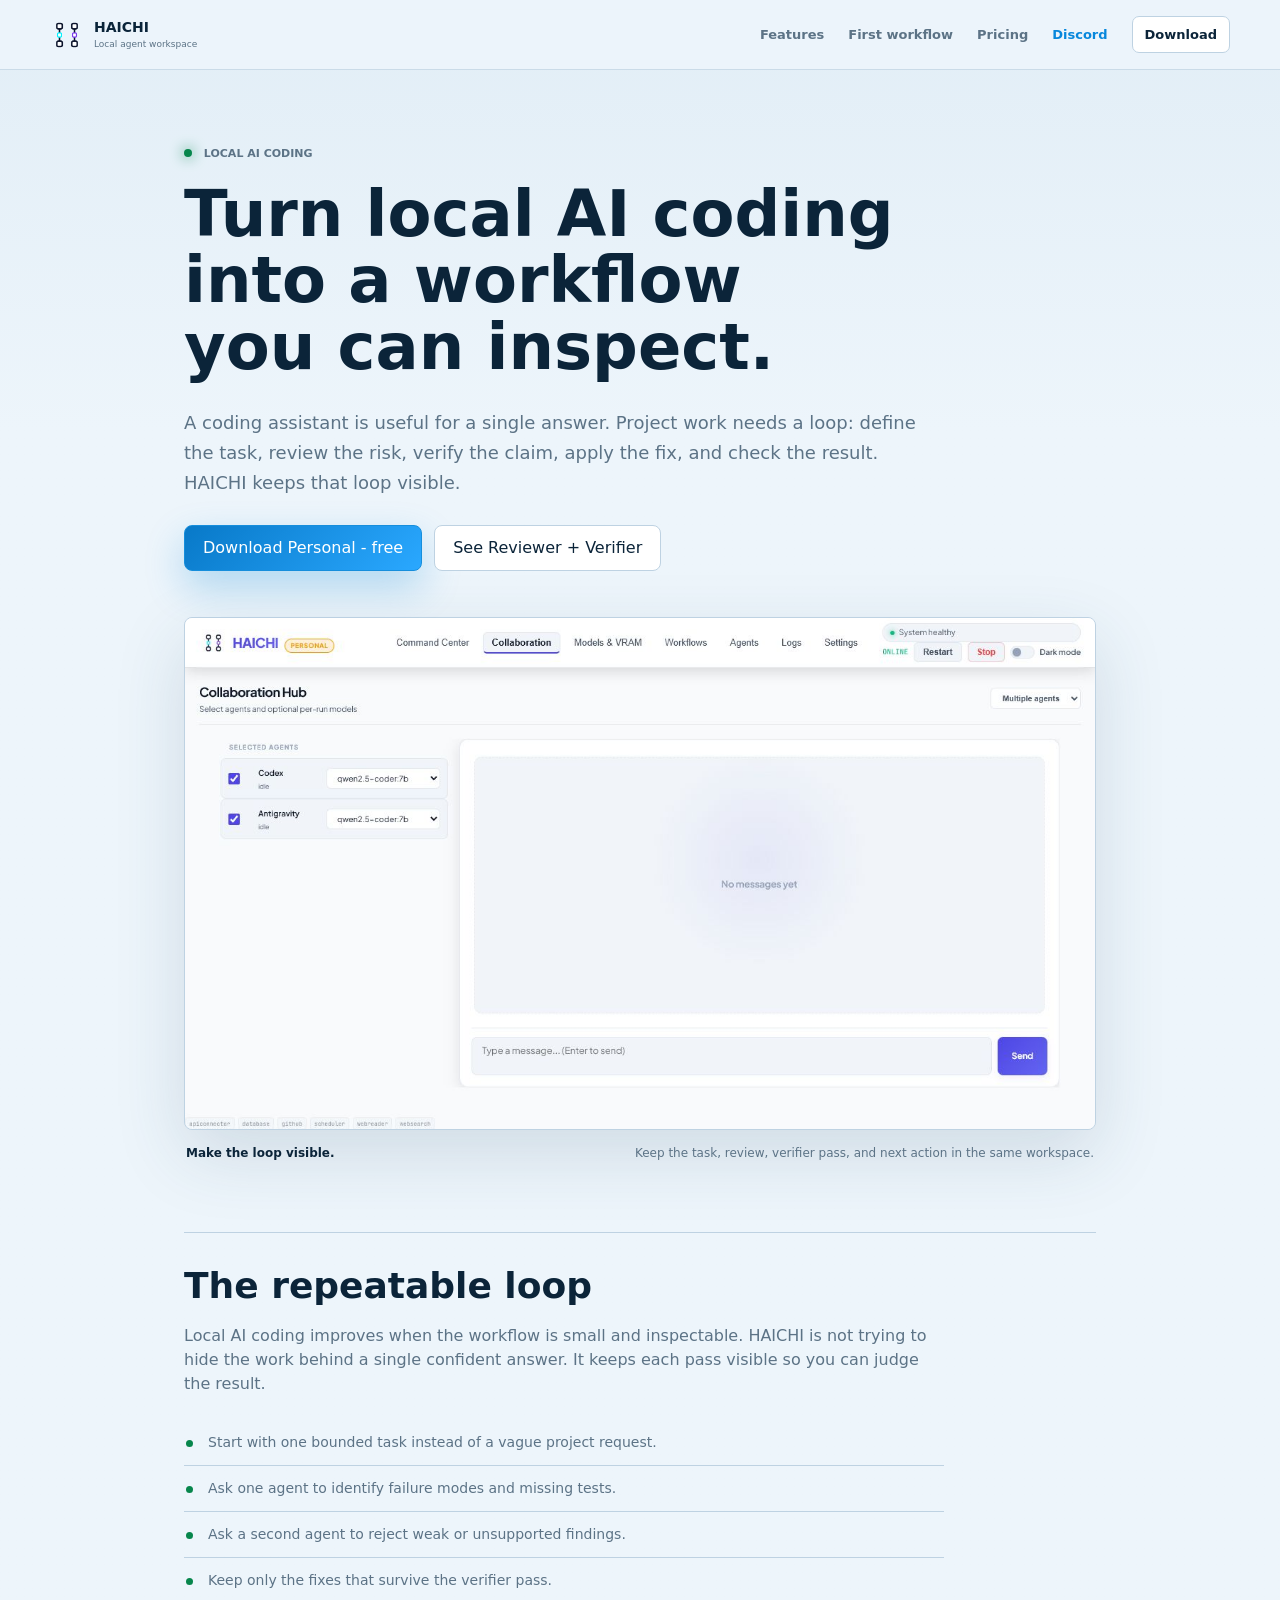
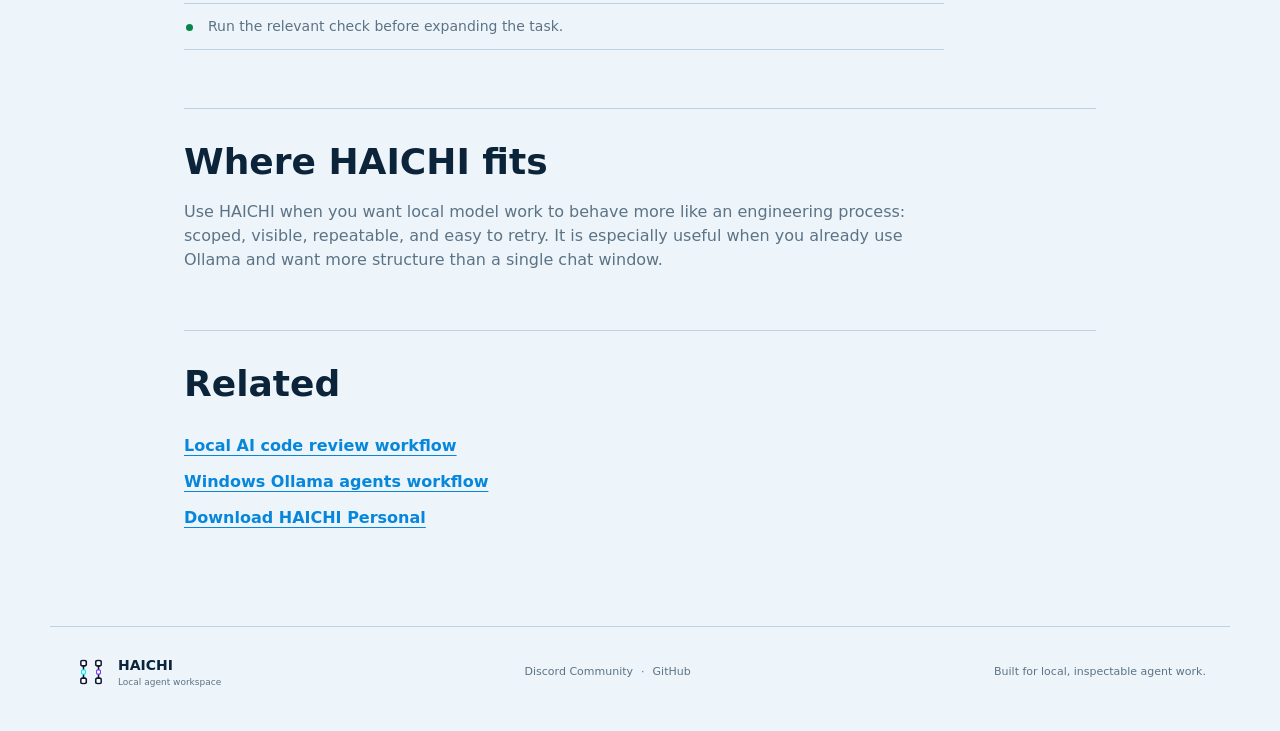
<file: use-cases/local-ai-coding-workflow.html>
<!doctype html>
<html lang="en" data-theme="light">
<head>
  <meta charset="utf-8">
  <meta name="viewport" content="width=device-width, initial-scale=1">
  <title>Local AI Coding Workflow | HAICHI</title>
  <meta name="description" content="Use HAICHI to turn local AI coding from one-off prompts into a visible workflow: task, review, verifier pass, fixes, and tests.">
  <meta name="robots" content="index,follow">
  <meta name="theme-color" content="#06111f">
  <link rel="canonical" href="https://haichi.app/use-cases/local-ai-coding-workflow.html">
  <link rel="icon" type="image/png" href="../haichi-app-logo.png">
  <link rel="apple-touch-icon" href="https://haichi.app/haichi-app-logo.png">
  <meta property="og:type" content="article">
  <meta property="og:locale" content="en_US">
  <meta property="og:site_name" content="HAICHI">
  <meta property="og:title" content="Local AI Coding Workflow | HAICHI">
  <meta property="og:description" content="Make local AI coding repeatable with visible review, verification, fixes, and tests.">
  <meta property="og:url" content="https://haichi.app/use-cases/local-ai-coding-workflow.html">
  <meta property="og:image" content="https://haichi.app/haichi-collaboration.png">
  <meta property="og:image:alt" content="HAICHI collaboration workspace for local AI coding workflows">
  <meta name="twitter:card" content="summary_large_image">
  <meta name="twitter:title" content="Local AI Coding Workflow | HAICHI">
  <meta name="twitter:description" content="Turn local AI coding into an inspectable loop: task, review, verifier pass, fixes, and tests.">
  <meta name="twitter:image" content="https://haichi.app/haichi-collaboration.png">
  <link rel="stylesheet" href="../styles.css">
  <script type="application/ld+json">
  {
    "@context": "https://schema.org",
    "@type": "TechArticle",
    "@id": "https://haichi.app/use-cases/local-ai-coding-workflow.html#article",
    "headline": "Turn local AI coding into a repeatable workflow",
    "description": "A HAICHI workflow for using local AI agents to plan, review, verify, and inspect coding work before deciding what to change.",
    "author": {"@type": "Organization", "name": "HAICHI"},
    "publisher": {"@type": "Organization", "name": "HAICHI", "logo": {"@type": "ImageObject", "url": "https://haichi.app/haichi-app-logo.png"}},
    "dateModified": "2026-08-02",
    "mainEntityOfPage": "https://haichi.app/use-cases/local-ai-coding-workflow.html"
  }
  </script>
</head>
<body>
  <a class="skip-link" href="#main">Skip to content</a>
  <header class="site-header">
    <a class="brand" href="/" aria-label="HAICHI home">
      <img src="../haichi-app-logo.png" alt="" class="brand-logo" aria-hidden="true">
      <span><strong>HAICHI</strong><small>Local agent workspace</small></span>
    </a>
    <nav aria-label="Primary navigation">
      <a href="/#features">Features</a>
      <a href="/#first-workflow">First workflow</a>
      <a href="/#pricing">Pricing</a>
      <a href="https://discord.gg/aQ34vxMuF" target="_blank" rel="noopener noreferrer" class="nav-discord">Discord</a>
      <a class="nav-cta" href="/#download">Download</a>
    </nav>
  </header>

  <main id="main">
    <article class="seo-article">
      <p class="eyebrow"><span></span> Local AI coding</p>
      <h1>Turn local AI coding into a workflow you can inspect.</h1>
      <p class="hero-lead">A coding assistant is useful for a single answer. Project work needs a loop: define the task, review the risk, verify the claim, apply the fix, and check the result. HAICHI keeps that loop visible.</p>
      <div class="hero-actions">
        <a class="button primary" href="https://haichi.lemonsqueezy.com/checkout/buy/719fddae-0c70-4f2d-9127-0a2222c418ca" data-track="checkout_click" data-edition="personal" data-placement="seo_coding_workflow">Download Personal - free</a>
        <a class="button secondary" href="/use-cases/local-ai-code-review.html">See Reviewer + Verifier</a>
      </div>

      <figure class="product-visual">
        <img src="../haichi-collaboration.png" alt="HAICHI workflow showing local agents collaborating on a coding task" width="1280" height="720">
        <figcaption><strong>Make the loop visible.</strong> Keep the task, review, verifier pass, and next action in the same workspace.</figcaption>
      </figure>

      <section>
        <h2>The repeatable loop</h2>
        <p>Local AI coding improves when the workflow is small and inspectable. HAICHI is not trying to hide the work behind a single confident answer. It keeps each pass visible so you can judge the result.</p>
        <ul class="article-list">
          <li>Start with one bounded task instead of a vague project request.</li>
          <li>Ask one agent to identify failure modes and missing tests.</li>
          <li>Ask a second agent to reject weak or unsupported findings.</li>
          <li>Keep only the fixes that survive the verifier pass.</li>
          <li>Run the relevant check before expanding the task.</li>
        </ul>
      </section>

      <section>
        <h2>Where HAICHI fits</h2>
        <p>Use HAICHI when you want local model work to behave more like an engineering process: scoped, visible, repeatable, and easy to retry. It is especially useful when you already use Ollama and want more structure than a single chat window.</p>
      </section>

      <section class="related-links" aria-label="Related HAICHI pages">
        <h2>Related</h2>
        <a href="/use-cases/local-ai-code-review.html">Local AI code review workflow</a>
        <a href="/use-cases/windows-ollama-agents.html">Windows Ollama agents workflow</a>
        <a href="/#download">Download HAICHI Personal</a>
      </section>
    </article>
  </main>

  <footer>
    <a class="brand footer-brand" href="/"><img src="../haichi-app-logo.png" alt="" class="brand-logo" aria-hidden="true"><span><strong>HAICHI</strong><small>Local agent workspace</small></span></a>
    <div class="footer-links">
      <a href="https://discord.gg/aQ34vxMuF" target="_blank" rel="noopener noreferrer">Discord Community</a>
      <span aria-hidden="true">&middot;</span>
      <a href="https://github.com/njoylt/ProjectHAICHI" target="_blank" rel="noopener noreferrer">GitHub</a>
    </div>
    <p>Built for local, inspectable agent work.</p>
  </footer>
  <script src="../app.js"></script>
</body>
</html>
</file>
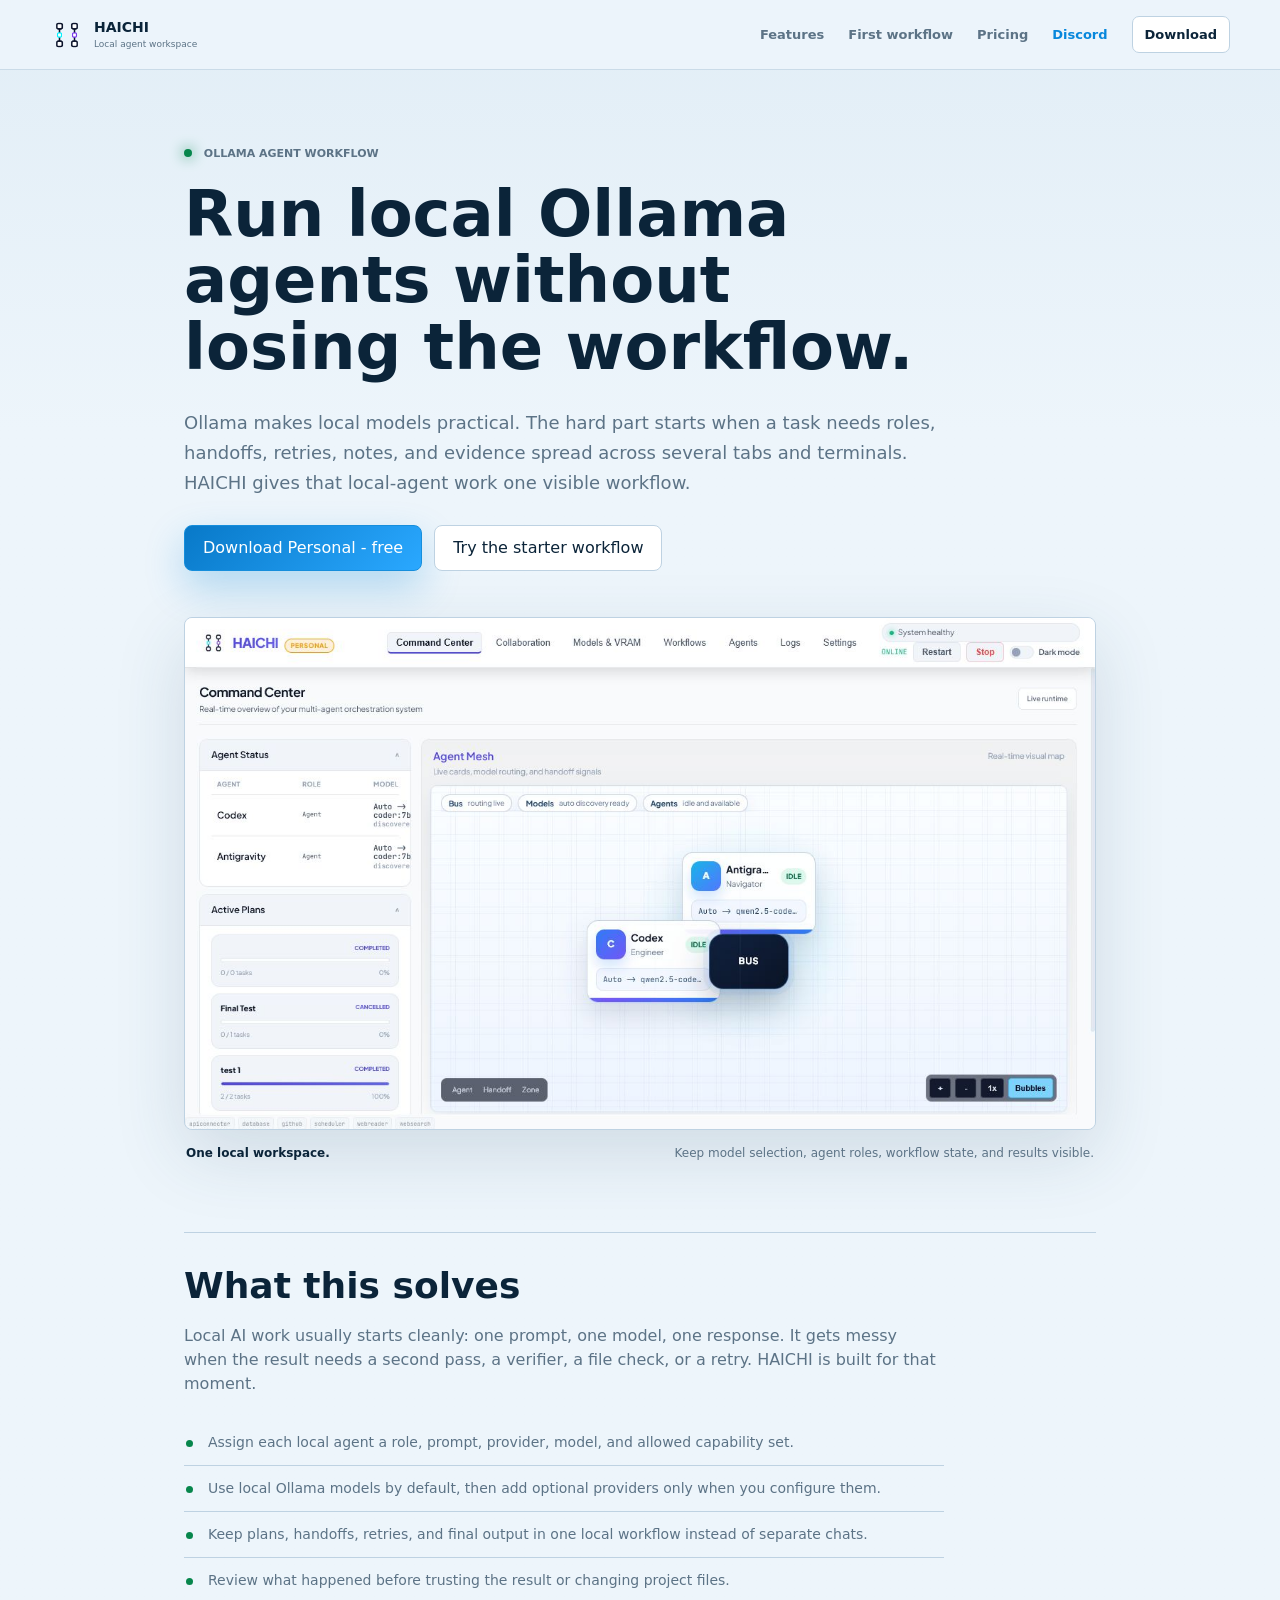
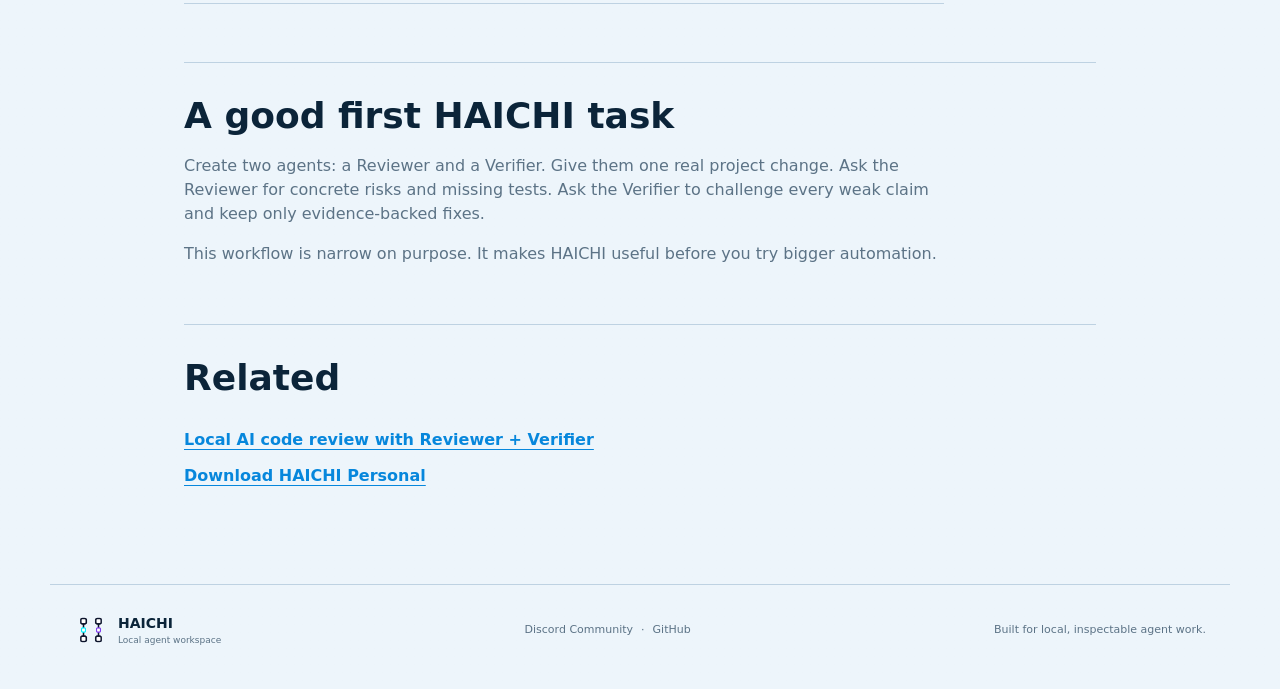
<file: use-cases/ollama-agents.html>
<!doctype html>
<html lang="en" data-theme="light">
<head>
  <meta charset="utf-8">
  <meta name="viewport" content="width=device-width, initial-scale=1">
  <title>Local Ollama Agents Workflow | HAICHI</title>
  <meta name="description" content="Run local Ollama agents in one inspectable workflow. HAICHI keeps agent roles, plans, handoffs, retries, and results visible on a Windows or Linux workstation.">
  <meta name="robots" content="index,follow">
  <meta name="theme-color" content="#06111f">
  <link rel="canonical" href="https://haichi.app/use-cases/ollama-agents.html">
  <link rel="icon" type="image/png" href="../haichi-app-logo.png">
  <link rel="apple-touch-icon" href="https://haichi.app/haichi-app-logo.png">
  <meta property="og:type" content="article">
  <meta property="og:locale" content="en_US">
  <meta property="og:site_name" content="HAICHI">
  <meta property="og:title" content="Local Ollama Agents Workflow | HAICHI">
  <meta property="og:description" content="Keep local Ollama agent work visible: roles, plans, handoffs, retries, and results in one local workspace.">
  <meta property="og:url" content="https://haichi.app/use-cases/ollama-agents.html">
  <meta property="og:image" content="https://haichi.app/haichi-product-overview.png">
  <meta property="og:image:alt" content="HAICHI workspace showing local agents and an inspectable workflow">
  <meta name="twitter:card" content="summary_large_image">
  <meta name="twitter:title" content="Local Ollama Agents Workflow | HAICHI">
  <meta name="twitter:description" content="Run local Ollama agents with roles, plans, handoffs, retries, and inspectable results.">
  <meta name="twitter:image" content="https://haichi.app/haichi-product-overview.png">
  <link rel="stylesheet" href="../styles.css">
  <script type="application/ld+json">
  {
    "@context": "https://schema.org",
    "@type": "TechArticle",
    "@id": "https://haichi.app/use-cases/ollama-agents.html#article",
    "headline": "Run local Ollama agents in one inspectable workflow",
    "description": "A practical HAICHI workflow for people who already use Ollama and want local agent roles, handoffs, retries, and results in one place.",
    "author": {
      "@type": "Organization",
      "name": "HAICHI"
    },
    "publisher": {
      "@type": "Organization",
      "name": "HAICHI",
      "logo": {
        "@type": "ImageObject",
        "url": "https://haichi.app/haichi-app-logo.png"
      }
    },
    "dateModified": "2026-08-02",
    "mainEntityOfPage": "https://haichi.app/use-cases/ollama-agents.html"
  }
  </script>
</head>
<body>
  <a class="skip-link" href="#main">Skip to content</a>
  <header class="site-header">
    <a class="brand" href="/" aria-label="HAICHI home">
      <img src="../haichi-app-logo.png" alt="" class="brand-logo" aria-hidden="true">
      <span><strong>HAICHI</strong><small>Local agent workspace</small></span>
    </a>
    <nav aria-label="Primary navigation">
      <a href="/#features">Features</a>
      <a href="/#first-workflow">First workflow</a>
      <a href="/#pricing">Pricing</a>
      <a href="https://discord.gg/aQ34vxMuF" target="_blank" rel="noopener noreferrer" class="nav-discord">Discord</a>
      <a class="nav-cta" href="/#download">Download</a>
    </nav>
  </header>

  <main id="main">
    <article class="seo-article">
      <p class="eyebrow"><span></span> Ollama agent workflow</p>
      <h1>Run local Ollama agents without losing the workflow.</h1>
      <p class="hero-lead">Ollama makes local models practical. The hard part starts when a task needs roles, handoffs, retries, notes, and evidence spread across several tabs and terminals. HAICHI gives that local-agent work one visible workflow.</p>
      <div class="hero-actions">
        <a class="button primary" href="https://haichi.lemonsqueezy.com/checkout/buy/719fddae-0c70-4f2d-9127-0a2222c418ca" data-track="checkout_click" data-edition="personal" data-placement="seo_ollama">Download Personal - free</a>
        <a class="button secondary" href="/#first-workflow">Try the starter workflow</a>
      </div>

      <figure class="product-visual">
        <img src="../haichi-product-overview.png" alt="HAICHI local Ollama agent workspace with visible plan state and agent roles" width="1280" height="720">
        <figcaption><strong>One local workspace.</strong> Keep model selection, agent roles, workflow state, and results visible.</figcaption>
      </figure>

      <section>
        <h2>What this solves</h2>
        <p>Local AI work usually starts cleanly: one prompt, one model, one response. It gets messy when the result needs a second pass, a verifier, a file check, or a retry. HAICHI is built for that moment.</p>
        <ul class="article-list">
          <li>Assign each local agent a role, prompt, provider, model, and allowed capability set.</li>
          <li>Use local Ollama models by default, then add optional providers only when you configure them.</li>
          <li>Keep plans, handoffs, retries, and final output in one local workflow instead of separate chats.</li>
          <li>Review what happened before trusting the result or changing project files.</li>
        </ul>
      </section>

      <section>
        <h2>A good first HAICHI task</h2>
        <p>Create two agents: a Reviewer and a Verifier. Give them one real project change. Ask the Reviewer for concrete risks and missing tests. Ask the Verifier to challenge every weak claim and keep only evidence-backed fixes.</p>
        <p>This workflow is narrow on purpose. It makes HAICHI useful before you try bigger automation.</p>
      </section>

      <section class="related-links" aria-label="Related HAICHI pages">
        <h2>Related</h2>
        <a href="/use-cases/local-ai-code-review.html">Local AI code review with Reviewer + Verifier</a>
        <a href="/#download">Download HAICHI Personal</a>
      </section>
    </article>
  </main>

  <footer>
    <a class="brand footer-brand" href="/"><img src="../haichi-app-logo.png" alt="" class="brand-logo" aria-hidden="true"><span><strong>HAICHI</strong><small>Local agent workspace</small></span></a>
    <div class="footer-links">
      <a href="https://discord.gg/aQ34vxMuF" target="_blank" rel="noopener noreferrer">Discord Community</a>
      <span aria-hidden="true">&middot;</span>
      <a href="https://github.com/njoylt/ProjectHAICHI" target="_blank" rel="noopener noreferrer">GitHub</a>
    </div>
    <p>Built for local, inspectable agent work.</p>
  </footer>
  <script src="../app.js"></script>
</body>
</html>
</file>
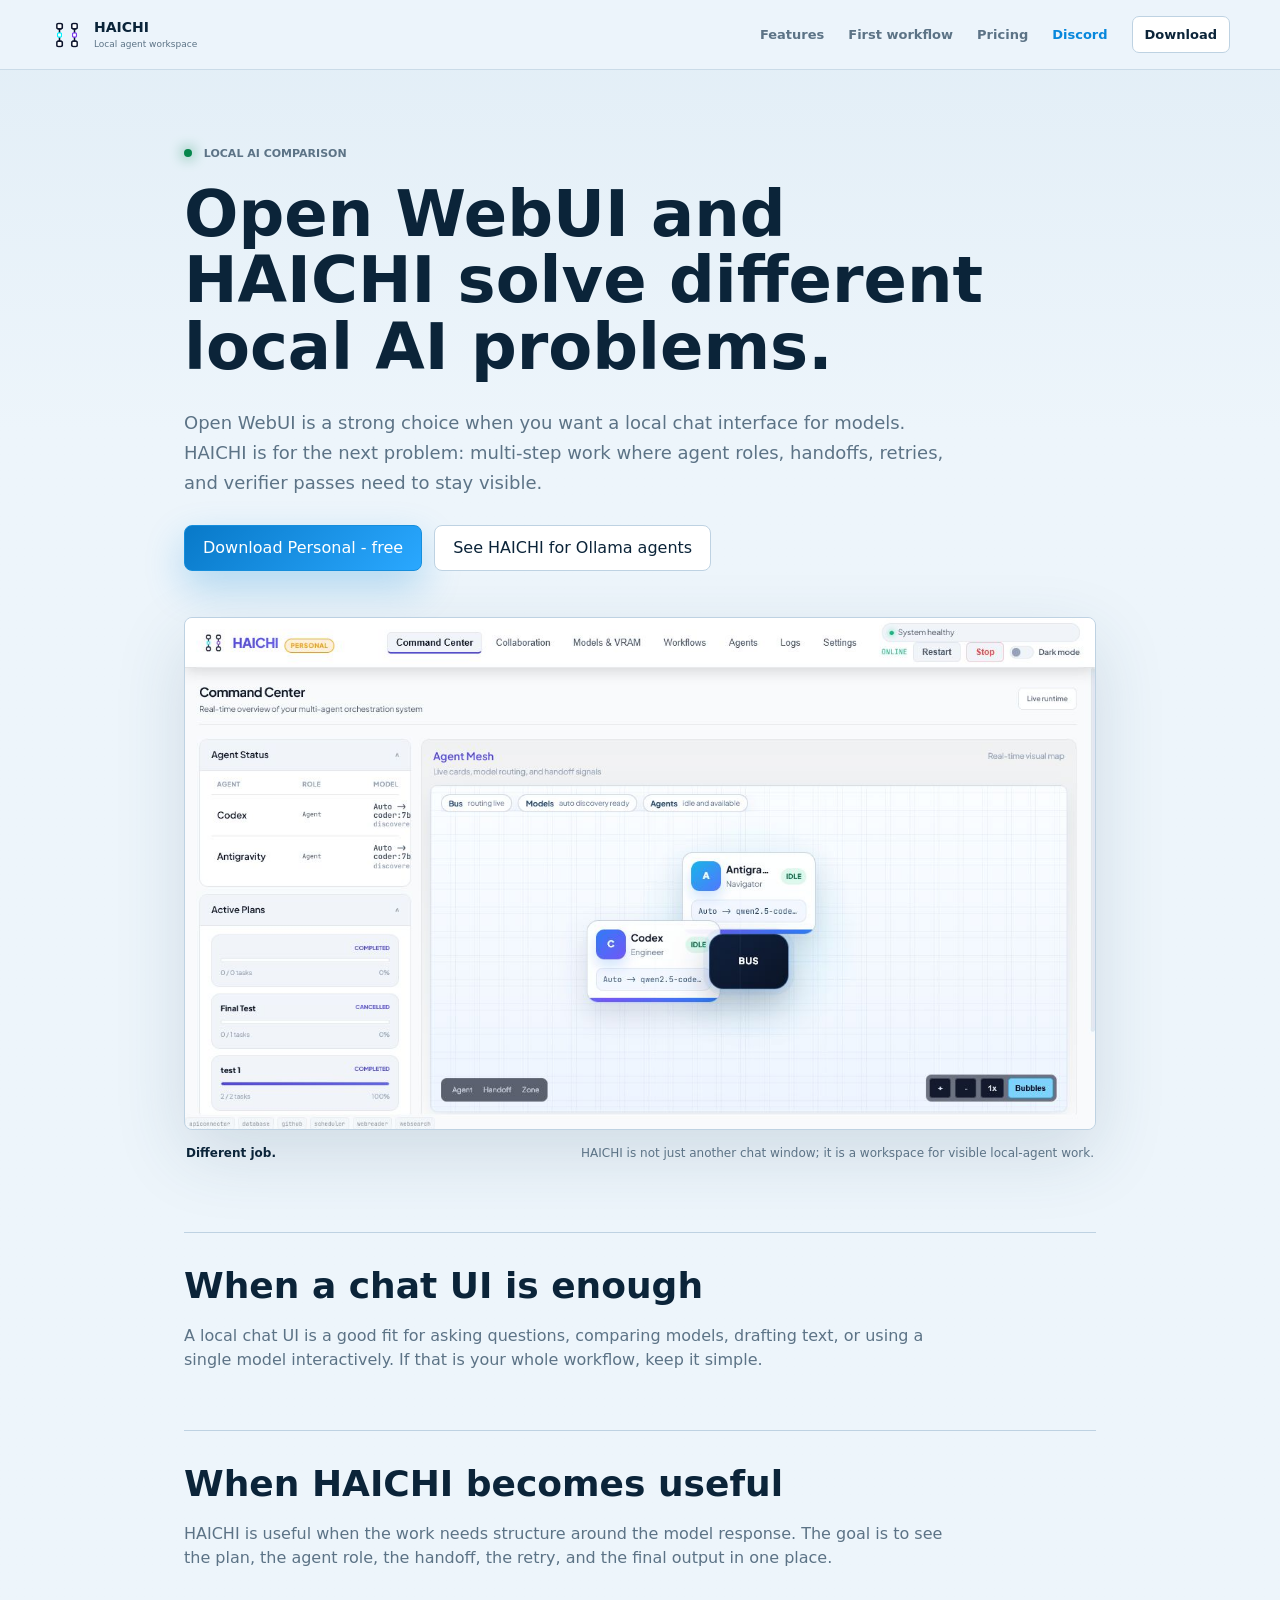
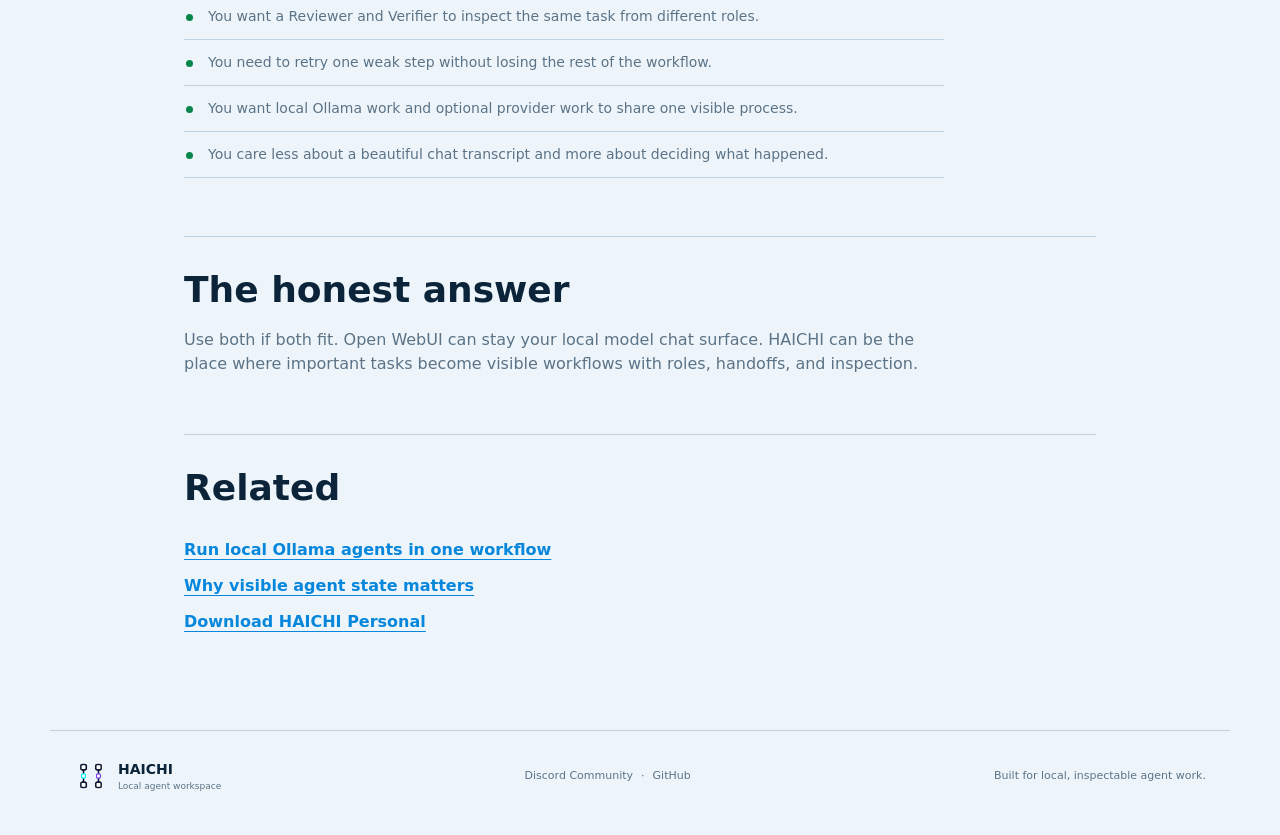
<file: use-cases/open-webui-vs-haichi.html>
<!doctype html>
<html lang="en" data-theme="light">
<head>
  <meta charset="utf-8">
  <meta name="viewport" content="width=device-width, initial-scale=1">
  <title>Open WebUI vs HAICHI for Local AI Workflows</title>
  <meta name="description" content="Open WebUI and HAICHI solve different local AI problems. Use Open WebUI for model chat; use HAICHI for visible multi-agent workflows, handoffs, and verifier passes.">
  <meta name="robots" content="index,follow">
  <meta name="theme-color" content="#06111f">
  <link rel="canonical" href="https://haichi.app/use-cases/open-webui-vs-haichi.html">
  <link rel="icon" type="image/png" href="../haichi-app-logo.png">
  <link rel="apple-touch-icon" href="https://haichi.app/haichi-app-logo.png">
  <meta property="og:type" content="article">
  <meta property="og:locale" content="en_US">
  <meta property="og:site_name" content="HAICHI">
  <meta property="og:title" content="Open WebUI vs HAICHI for Local AI Workflows">
  <meta property="og:description" content="Use chat UIs for local model conversations. Use HAICHI when work needs roles, handoffs, retries, and inspection.">
  <meta property="og:url" content="https://haichi.app/use-cases/open-webui-vs-haichi.html">
  <meta property="og:image" content="https://haichi.app/haichi-product-overview.png">
  <meta property="og:image:alt" content="HAICHI workspace showing local workflow state and agent roles">
  <meta name="twitter:card" content="summary_large_image">
  <meta name="twitter:title" content="Open WebUI vs HAICHI for Local AI Workflows">
  <meta name="twitter:description" content="Open WebUI is great for chat. HAICHI is built for visible multi-agent workflow state.">
  <meta name="twitter:image" content="https://haichi.app/haichi-product-overview.png">
  <link rel="stylesheet" href="../styles.css">
  <script type="application/ld+json">
  {
    "@context": "https://schema.org",
    "@type": "TechArticle",
    "@id": "https://haichi.app/use-cases/open-webui-vs-haichi.html#article",
    "headline": "Open WebUI vs HAICHI for local AI workflows",
    "description": "A practical comparison for Ollama users choosing between a local model chat interface and a visible multi-agent workflow workspace.",
    "author": {"@type": "Organization", "name": "HAICHI"},
    "publisher": {"@type": "Organization", "name": "HAICHI", "logo": {"@type": "ImageObject", "url": "https://haichi.app/haichi-app-logo.png"}},
    "dateModified": "2026-08-02",
    "mainEntityOfPage": "https://haichi.app/use-cases/open-webui-vs-haichi.html"
  }
  </script>
</head>
<body>
  <a class="skip-link" href="#main">Skip to content</a>
  <header class="site-header">
    <a class="brand" href="/" aria-label="HAICHI home">
      <img src="../haichi-app-logo.png" alt="" class="brand-logo" aria-hidden="true">
      <span><strong>HAICHI</strong><small>Local agent workspace</small></span>
    </a>
    <nav aria-label="Primary navigation">
      <a href="/#features">Features</a>
      <a href="/#first-workflow">First workflow</a>
      <a href="/#pricing">Pricing</a>
      <a href="https://discord.gg/aQ34vxMuF" target="_blank" rel="noopener noreferrer" class="nav-discord">Discord</a>
      <a class="nav-cta" href="/#download">Download</a>
    </nav>
  </header>

  <main id="main">
    <article class="seo-article">
      <p class="eyebrow"><span></span> Local AI comparison</p>
      <h1>Open WebUI and HAICHI solve different local AI problems.</h1>
      <p class="hero-lead">Open WebUI is a strong choice when you want a local chat interface for models. HAICHI is for the next problem: multi-step work where agent roles, handoffs, retries, and verifier passes need to stay visible.</p>
      <div class="hero-actions">
        <a class="button primary" href="https://haichi.lemonsqueezy.com/checkout/buy/719fddae-0c70-4f2d-9127-0a2222c418ca" data-track="checkout_click" data-edition="personal" data-placement="seo_open_webui_comparison">Download Personal - free</a>
        <a class="button secondary" href="/use-cases/ollama-agents.html">See HAICHI for Ollama agents</a>
      </div>

      <figure class="product-visual">
        <img src="../haichi-product-overview.png" alt="HAICHI product screen with visible local AI workflow state" width="1280" height="720">
        <figcaption><strong>Different job.</strong> HAICHI is not just another chat window; it is a workspace for visible local-agent work.</figcaption>
      </figure>

      <section>
        <h2>When a chat UI is enough</h2>
        <p>A local chat UI is a good fit for asking questions, comparing models, drafting text, or using a single model interactively. If that is your whole workflow, keep it simple.</p>
      </section>

      <section>
        <h2>When HAICHI becomes useful</h2>
        <p>HAICHI is useful when the work needs structure around the model response. The goal is to see the plan, the agent role, the handoff, the retry, and the final output in one place.</p>
        <ul class="article-list">
          <li>You want a Reviewer and Verifier to inspect the same task from different roles.</li>
          <li>You need to retry one weak step without losing the rest of the workflow.</li>
          <li>You want local Ollama work and optional provider work to share one visible process.</li>
          <li>You care less about a beautiful chat transcript and more about deciding what happened.</li>
        </ul>
      </section>

      <section>
        <h2>The honest answer</h2>
        <p>Use both if both fit. Open WebUI can stay your local model chat surface. HAICHI can be the place where important tasks become visible workflows with roles, handoffs, and inspection.</p>
      </section>

      <section class="related-links" aria-label="Related HAICHI pages">
        <h2>Related</h2>
        <a href="/use-cases/ollama-agents.html">Run local Ollama agents in one workflow</a>
        <a href="/use-cases/visible-agent-state.html">Why visible agent state matters</a>
        <a href="/#download">Download HAICHI Personal</a>
      </section>
    </article>
  </main>

  <footer>
    <a class="brand footer-brand" href="/"><img src="../haichi-app-logo.png" alt="" class="brand-logo" aria-hidden="true"><span><strong>HAICHI</strong><small>Local agent workspace</small></span></a>
    <div class="footer-links">
      <a href="https://discord.gg/aQ34vxMuF" target="_blank" rel="noopener noreferrer">Discord Community</a>
      <span aria-hidden="true">&middot;</span>
      <a href="https://github.com/njoylt/ProjectHAICHI" target="_blank" rel="noopener noreferrer">GitHub</a>
    </div>
    <p>Built for local, inspectable agent work.</p>
  </footer>
  <script src="../app.js"></script>
</body>
</html>
</file>
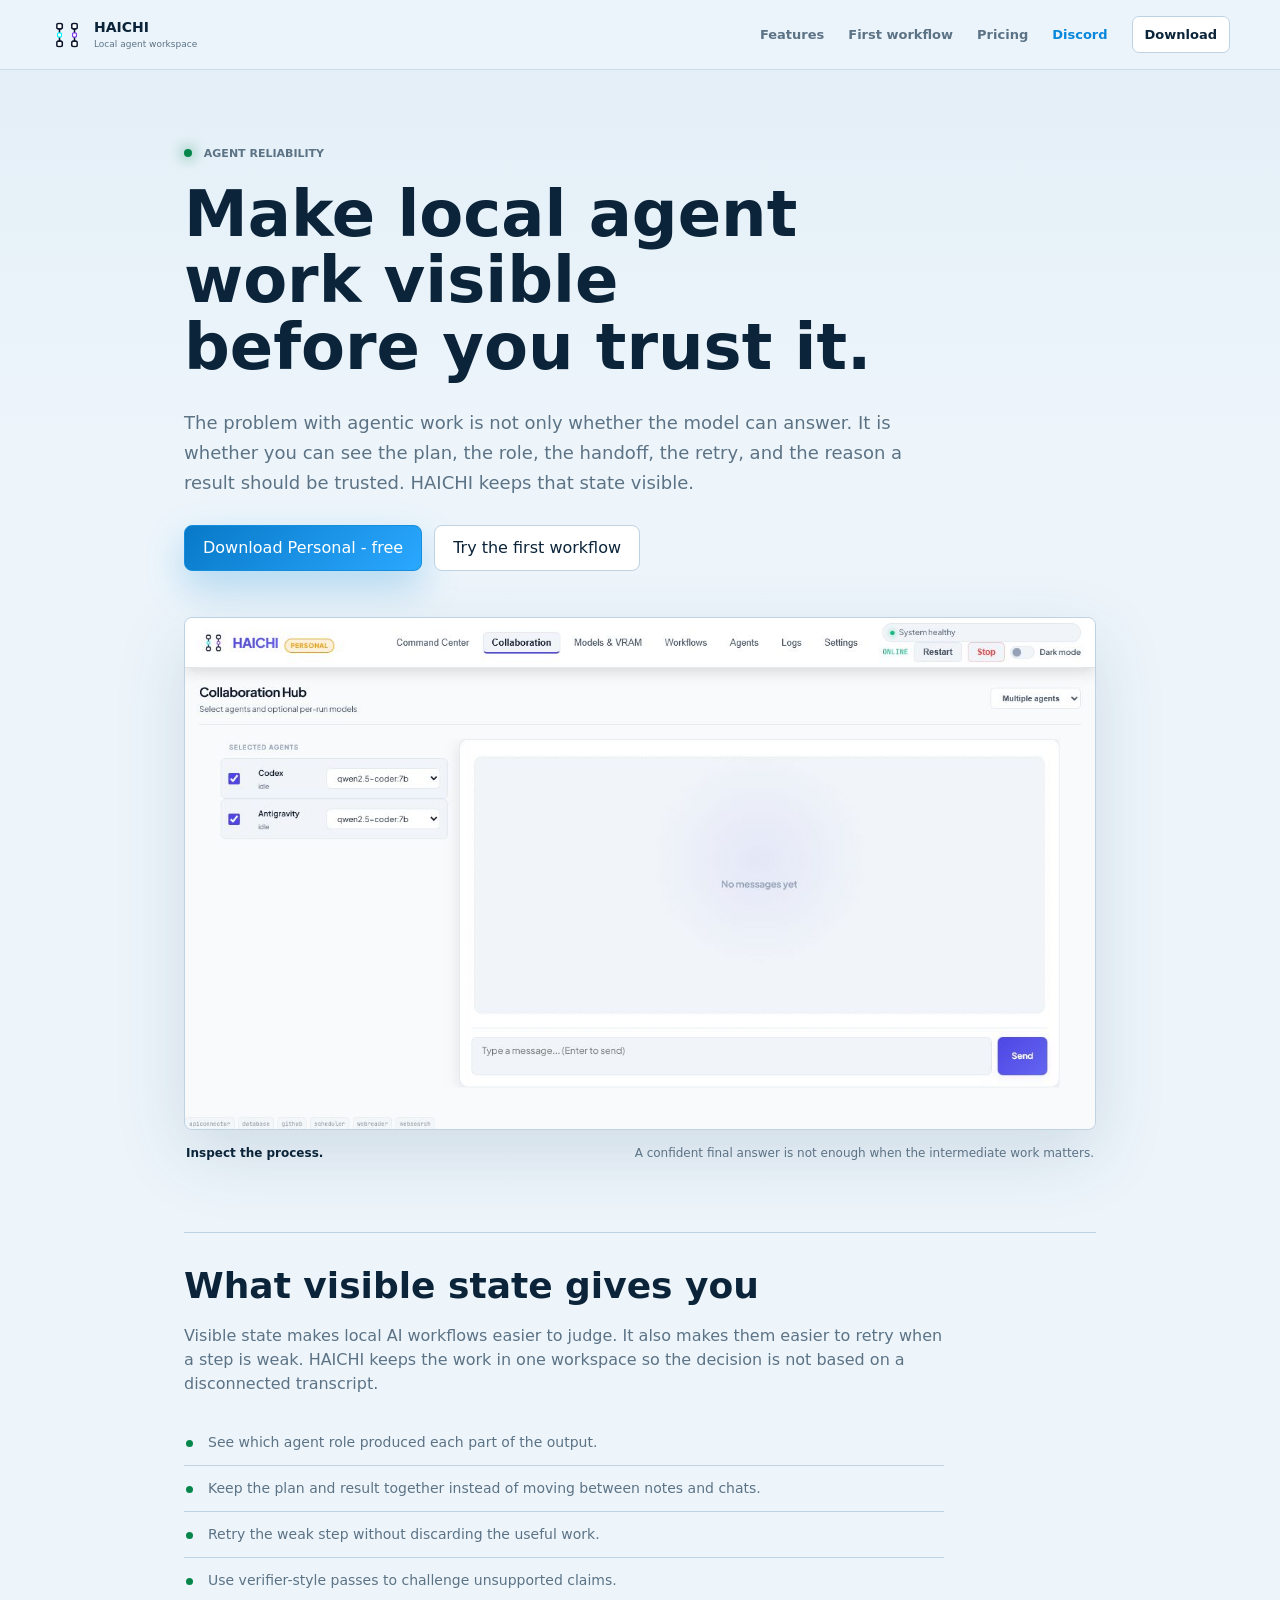
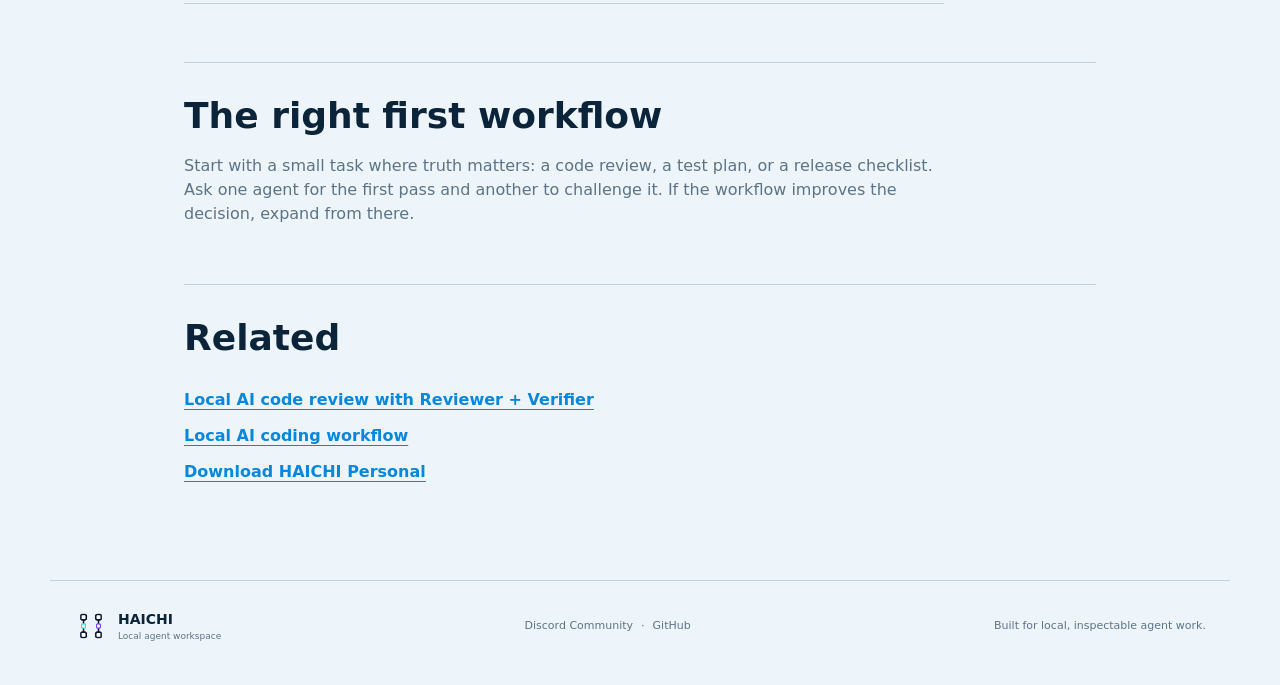
<file: use-cases/visible-agent-state.html>
<!doctype html>
<html lang="en" data-theme="light">
<head>
  <meta charset="utf-8">
  <meta name="viewport" content="width=device-width, initial-scale=1">
  <title>Visible AI Agent State | HAICHI</title>
  <meta name="description" content="HAICHI keeps local AI agent state visible: plans, roles, handoffs, retries, and results stay inspectable before you trust the output.">
  <meta name="robots" content="index,follow">
  <meta name="theme-color" content="#06111f">
  <link rel="canonical" href="https://haichi.app/use-cases/visible-agent-state.html">
  <link rel="icon" type="image/png" href="../haichi-app-logo.png">
  <link rel="apple-touch-icon" href="https://haichi.app/haichi-app-logo.png">
  <meta property="og:type" content="article">
  <meta property="og:locale" content="en_US">
  <meta property="og:site_name" content="HAICHI">
  <meta property="og:title" content="Visible AI Agent State | HAICHI">
  <meta property="og:description" content="Make local agent plans, handoffs, retries, and outputs visible before acting on them.">
  <meta property="og:url" content="https://haichi.app/use-cases/visible-agent-state.html">
  <meta property="og:image" content="https://haichi.app/haichi-collaboration.png">
  <meta property="og:image:alt" content="HAICHI collaboration workspace showing visible local agent state">
  <meta name="twitter:card" content="summary_large_image">
  <meta name="twitter:title" content="Visible AI Agent State | HAICHI">
  <meta name="twitter:description" content="Keep local AI agent state visible before you trust the result.">
  <meta name="twitter:image" content="https://haichi.app/haichi-collaboration.png">
  <link rel="stylesheet" href="../styles.css">
  <script type="application/ld+json">
  {
    "@context": "https://schema.org",
    "@type": "TechArticle",
    "@id": "https://haichi.app/use-cases/visible-agent-state.html#article",
    "headline": "Make local AI agent state visible before you trust it",
    "description": "A HAICHI workflow principle for keeping local AI agent plans, roles, handoffs, retries, and outputs inspectable.",
    "author": {"@type": "Organization", "name": "HAICHI"},
    "publisher": {"@type": "Organization", "name": "HAICHI", "logo": {"@type": "ImageObject", "url": "https://haichi.app/haichi-app-logo.png"}},
    "dateModified": "2026-08-02",
    "mainEntityOfPage": "https://haichi.app/use-cases/visible-agent-state.html"
  }
  </script>
</head>
<body>
  <a class="skip-link" href="#main">Skip to content</a>
  <header class="site-header">
    <a class="brand" href="/" aria-label="HAICHI home">
      <img src="../haichi-app-logo.png" alt="" class="brand-logo" aria-hidden="true">
      <span><strong>HAICHI</strong><small>Local agent workspace</small></span>
    </a>
    <nav aria-label="Primary navigation">
      <a href="/#features">Features</a>
      <a href="/#first-workflow">First workflow</a>
      <a href="/#pricing">Pricing</a>
      <a href="https://discord.gg/aQ34vxMuF" target="_blank" rel="noopener noreferrer" class="nav-discord">Discord</a>
      <a class="nav-cta" href="/#download">Download</a>
    </nav>
  </header>

  <main id="main">
    <article class="seo-article">
      <p class="eyebrow"><span></span> Agent reliability</p>
      <h1>Make local agent work visible before you trust it.</h1>
      <p class="hero-lead">The problem with agentic work is not only whether the model can answer. It is whether you can see the plan, the role, the handoff, the retry, and the reason a result should be trusted. HAICHI keeps that state visible.</p>
      <div class="hero-actions">
        <a class="button primary" href="https://haichi.lemonsqueezy.com/checkout/buy/719fddae-0c70-4f2d-9127-0a2222c418ca" data-track="checkout_click" data-edition="personal" data-placement="seo_visible_state">Download Personal - free</a>
        <a class="button secondary" href="/#first-workflow">Try the first workflow</a>
      </div>

      <figure class="product-visual">
        <img src="../haichi-collaboration.png" alt="HAICHI local agent workflow with visible plans, roles, and results" width="1280" height="720">
        <figcaption><strong>Inspect the process.</strong> A confident final answer is not enough when the intermediate work matters.</figcaption>
      </figure>

      <section>
        <h2>What visible state gives you</h2>
        <p>Visible state makes local AI workflows easier to judge. It also makes them easier to retry when a step is weak. HAICHI keeps the work in one workspace so the decision is not based on a disconnected transcript.</p>
        <ul class="article-list">
          <li>See which agent role produced each part of the output.</li>
          <li>Keep the plan and result together instead of moving between notes and chats.</li>
          <li>Retry the weak step without discarding the useful work.</li>
          <li>Use verifier-style passes to challenge unsupported claims.</li>
        </ul>
      </section>

      <section>
        <h2>The right first workflow</h2>
        <p>Start with a small task where truth matters: a code review, a test plan, or a release checklist. Ask one agent for the first pass and another to challenge it. If the workflow improves the decision, expand from there.</p>
      </section>

      <section class="related-links" aria-label="Related HAICHI pages">
        <h2>Related</h2>
        <a href="/use-cases/local-ai-code-review.html">Local AI code review with Reviewer + Verifier</a>
        <a href="/use-cases/local-ai-coding-workflow.html">Local AI coding workflow</a>
        <a href="/#download">Download HAICHI Personal</a>
      </section>
    </article>
  </main>

  <footer>
    <a class="brand footer-brand" href="/"><img src="../haichi-app-logo.png" alt="" class="brand-logo" aria-hidden="true"><span><strong>HAICHI</strong><small>Local agent workspace</small></span></a>
    <div class="footer-links">
      <a href="https://discord.gg/aQ34vxMuF" target="_blank" rel="noopener noreferrer">Discord Community</a>
      <span aria-hidden="true">&middot;</span>
      <a href="https://github.com/njoylt/ProjectHAICHI" target="_blank" rel="noopener noreferrer">GitHub</a>
    </div>
    <p>Built for local, inspectable agent work.</p>
  </footer>
  <script src="../app.js"></script>
</body>
</html>
</file>
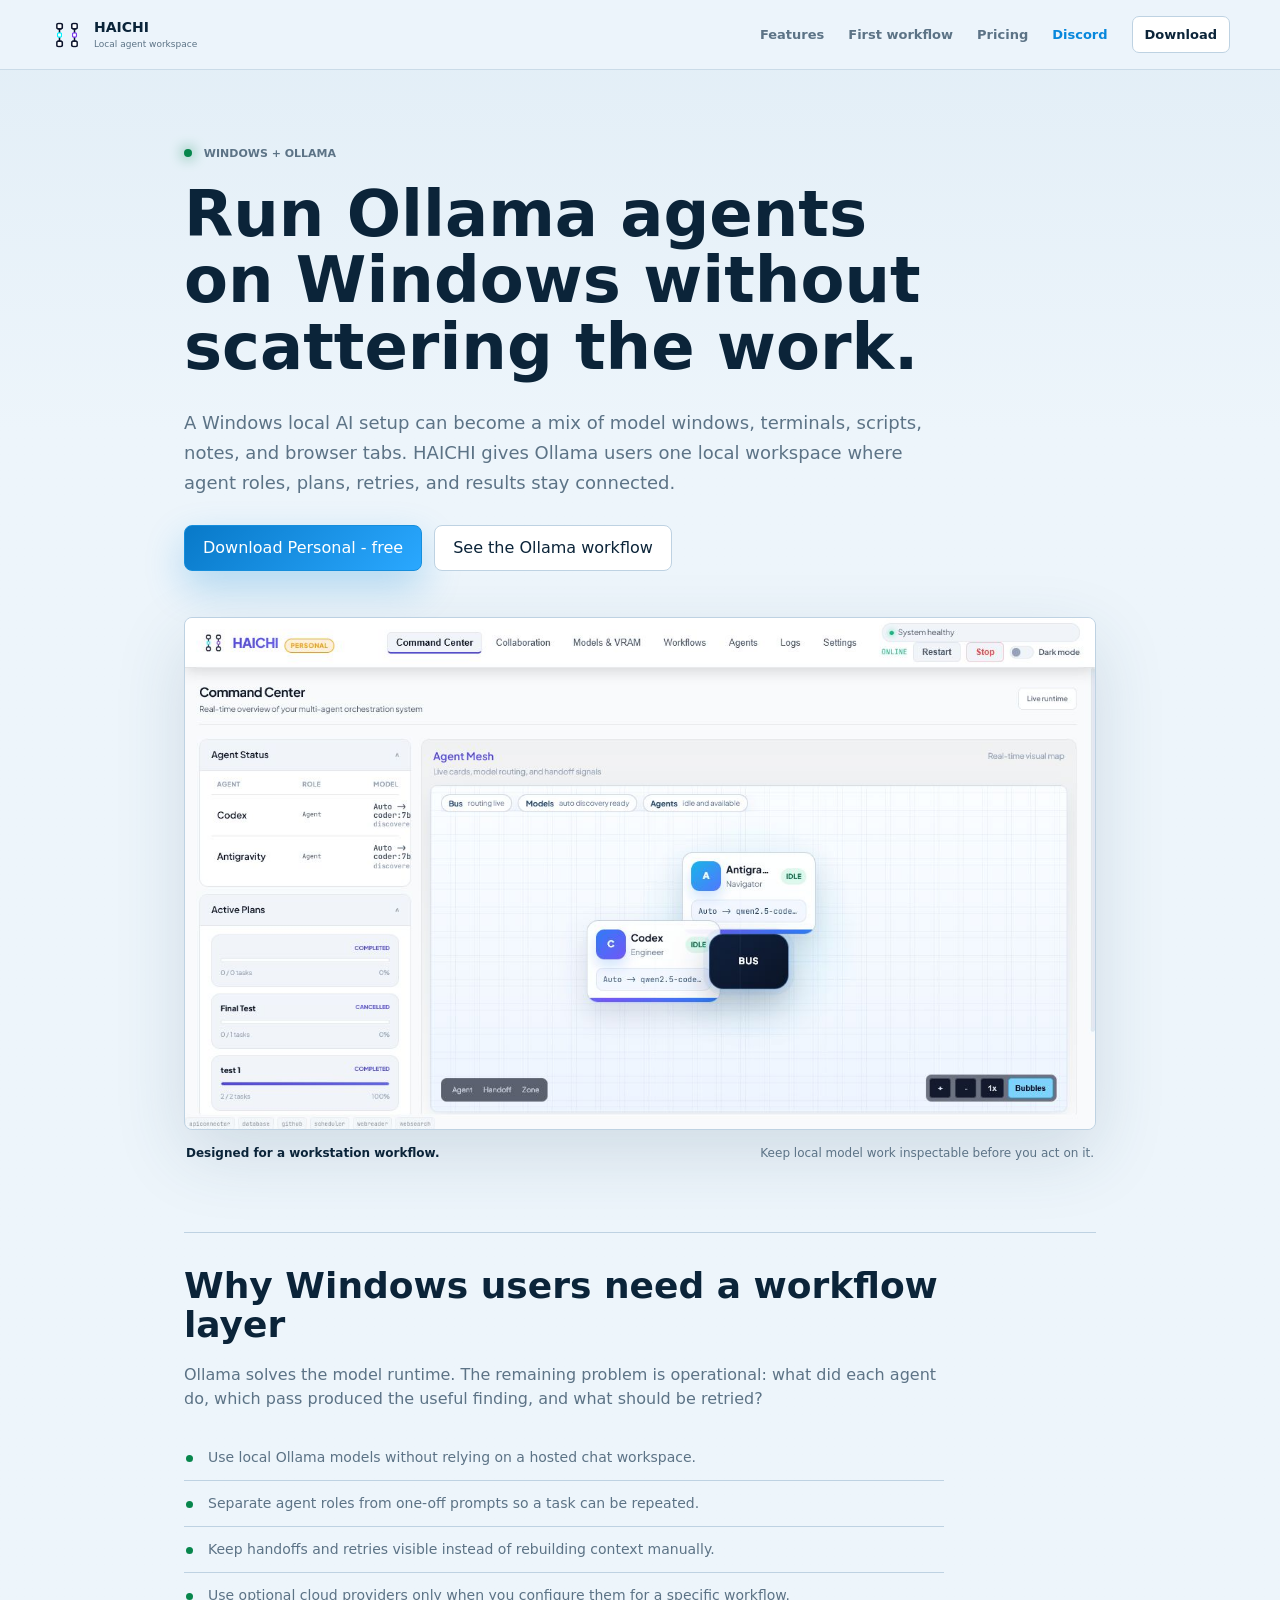
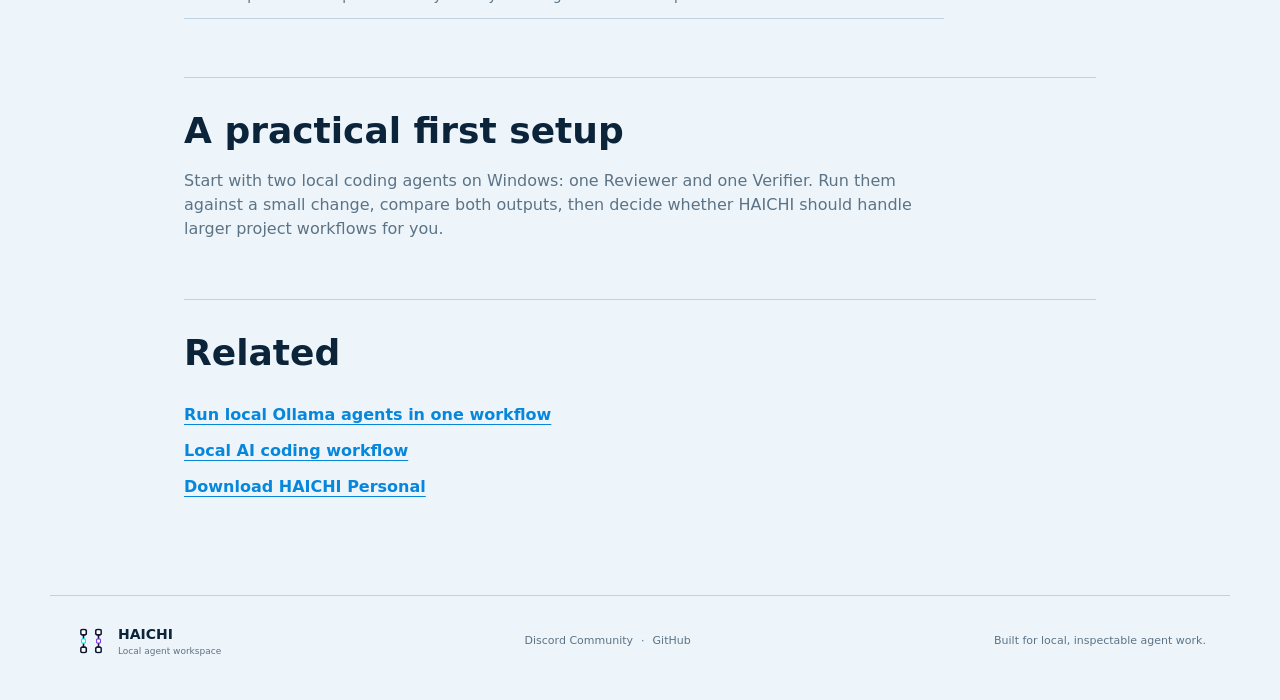
<file: use-cases/windows-ollama-agents.html>
<!doctype html>
<html lang="en" data-theme="light">
<head>
  <meta charset="utf-8">
  <meta name="viewport" content="width=device-width, initial-scale=1">
  <title>Windows Ollama Agents Workflow | HAICHI</title>
  <meta name="description" content="Run Ollama agents on a Windows workstation with visible roles, plans, handoffs, retries, and results in HAICHI.">
  <meta name="robots" content="index,follow">
  <meta name="theme-color" content="#06111f">
  <link rel="canonical" href="https://haichi.app/use-cases/windows-ollama-agents.html">
  <link rel="icon" type="image/png" href="../haichi-app-logo.png">
  <link rel="apple-touch-icon" href="https://haichi.app/haichi-app-logo.png">
  <meta property="og:type" content="article">
  <meta property="og:locale" content="en_US">
  <meta property="og:site_name" content="HAICHI">
  <meta property="og:title" content="Windows Ollama Agents Workflow | HAICHI">
  <meta property="og:description" content="Use HAICHI to keep Windows-based Ollama agent work visible and inspectable.">
  <meta property="og:url" content="https://haichi.app/use-cases/windows-ollama-agents.html">
  <meta property="og:image" content="https://haichi.app/haichi-product-overview.png">
  <meta property="og:image:alt" content="HAICHI local agent workspace on a desktop-style workflow screen">
  <meta name="twitter:card" content="summary_large_image">
  <meta name="twitter:title" content="Windows Ollama Agents Workflow | HAICHI">
  <meta name="twitter:description" content="Run local Ollama agents on Windows without losing roles, plans, handoffs, and results.">
  <meta name="twitter:image" content="https://haichi.app/haichi-product-overview.png">
  <link rel="stylesheet" href="../styles.css">
  <script type="application/ld+json">
  {
    "@context": "https://schema.org",
    "@type": "TechArticle",
    "@id": "https://haichi.app/use-cases/windows-ollama-agents.html#article",
    "headline": "Run Ollama agents on a Windows workstation",
    "description": "A HAICHI workflow for Windows users who already run Ollama and want visible local agent roles, plans, handoffs, retries, and results.",
    "author": {"@type": "Organization", "name": "HAICHI"},
    "publisher": {"@type": "Organization", "name": "HAICHI", "logo": {"@type": "ImageObject", "url": "https://haichi.app/haichi-app-logo.png"}},
    "dateModified": "2026-08-02",
    "mainEntityOfPage": "https://haichi.app/use-cases/windows-ollama-agents.html"
  }
  </script>
</head>
<body>
  <a class="skip-link" href="#main">Skip to content</a>
  <header class="site-header">
    <a class="brand" href="/" aria-label="HAICHI home">
      <img src="../haichi-app-logo.png" alt="" class="brand-logo" aria-hidden="true">
      <span><strong>HAICHI</strong><small>Local agent workspace</small></span>
    </a>
    <nav aria-label="Primary navigation">
      <a href="/#features">Features</a>
      <a href="/#first-workflow">First workflow</a>
      <a href="/#pricing">Pricing</a>
      <a href="https://discord.gg/aQ34vxMuF" target="_blank" rel="noopener noreferrer" class="nav-discord">Discord</a>
      <a class="nav-cta" href="/#download">Download</a>
    </nav>
  </header>

  <main id="main">
    <article class="seo-article">
      <p class="eyebrow"><span></span> Windows + Ollama</p>
      <h1>Run Ollama agents on Windows without scattering the work.</h1>
      <p class="hero-lead">A Windows local AI setup can become a mix of model windows, terminals, scripts, notes, and browser tabs. HAICHI gives Ollama users one local workspace where agent roles, plans, retries, and results stay connected.</p>
      <div class="hero-actions">
        <a class="button primary" href="https://haichi.lemonsqueezy.com/checkout/buy/719fddae-0c70-4f2d-9127-0a2222c418ca" data-track="checkout_click" data-edition="personal" data-placement="seo_windows_ollama">Download Personal - free</a>
        <a class="button secondary" href="/use-cases/ollama-agents.html">See the Ollama workflow</a>
      </div>

      <figure class="product-visual">
        <img src="../haichi-product-overview.png" alt="HAICHI Windows local agent workflow with visible state and model roles" width="1280" height="720">
        <figcaption><strong>Designed for a workstation workflow.</strong> Keep local model work inspectable before you act on it.</figcaption>
      </figure>

      <section>
        <h2>Why Windows users need a workflow layer</h2>
        <p>Ollama solves the model runtime. The remaining problem is operational: what did each agent do, which pass produced the useful finding, and what should be retried?</p>
        <ul class="article-list">
          <li>Use local Ollama models without relying on a hosted chat workspace.</li>
          <li>Separate agent roles from one-off prompts so a task can be repeated.</li>
          <li>Keep handoffs and retries visible instead of rebuilding context manually.</li>
          <li>Use optional cloud providers only when you configure them for a specific workflow.</li>
        </ul>
      </section>

      <section>
        <h2>A practical first setup</h2>
        <p>Start with two local coding agents on Windows: one Reviewer and one Verifier. Run them against a small change, compare both outputs, then decide whether HAICHI should handle larger project workflows for you.</p>
      </section>

      <section class="related-links" aria-label="Related HAICHI pages">
        <h2>Related</h2>
        <a href="/use-cases/ollama-agents.html">Run local Ollama agents in one workflow</a>
        <a href="/use-cases/local-ai-coding-workflow.html">Local AI coding workflow</a>
        <a href="/#download">Download HAICHI Personal</a>
      </section>
    </article>
  </main>

  <footer>
    <a class="brand footer-brand" href="/"><img src="../haichi-app-logo.png" alt="" class="brand-logo" aria-hidden="true"><span><strong>HAICHI</strong><small>Local agent workspace</small></span></a>
    <div class="footer-links">
      <a href="https://discord.gg/aQ34vxMuF" target="_blank" rel="noopener noreferrer">Discord Community</a>
      <span aria-hidden="true">&middot;</span>
      <a href="https://github.com/njoylt/ProjectHAICHI" target="_blank" rel="noopener noreferrer">GitHub</a>
    </div>
    <p>Built for local, inspectable agent work.</p>
  </footer>
  <script src="../app.js"></script>
</body>
</html>
</file>
<file: styles.css>
:root {
  color-scheme: dark;
  --bg: #06111f;
  --bg-soft: #091827;
  --panel: #0b1c2e;
  --panel-2: #0e2237;
  --line: #1a3854;
  --text: #edf7ff;
  --muted: #91a8bd;
  --blue: #2aa8ff;
  --cyan: #35d5f5;
  --green: #41dc8e;
  --violet: #9c7cff;
  --shadow: 0 28px 80px rgba(0, 0, 0, .34);
}

html[data-theme="light"] {
  color-scheme: light;
  --bg: #edf5fb;
  --bg-soft: #dceaf4;
  --panel: #ffffff;
  --panel-2: #f8fbfd;
  --line: #bed2e2;
  --text: #0b2439;
  --muted: #5c7386;
  --blue: #0787dc;
  --cyan: #008cab;
  --green: #07864c;
  --violet: #6952c8;
  --shadow: 0 24px 70px rgba(38, 74, 102, .15);
}

* { box-sizing: border-box; }
html { scroll-behavior: smooth; }
body {
  margin: 0;
  background:
    linear-gradient(180deg, color-mix(in srgb, var(--bg-soft) 68%, var(--bg)) 0, var(--bg) 430px);
  color: var(--text);
  font-family: Inter, ui-sans-serif, system-ui, -apple-system, BlinkMacSystemFont, "Segoe UI", sans-serif;
  line-height: 1.5;
  overflow-x: hidden;
}

a { color: inherit; text-decoration: none; }
img { max-width: 100%; }
button, a { -webkit-tap-highlight-color: transparent; }
.skip-link { position:fixed;left:12px;top:-80px;z-index:100;background:var(--text);color:var(--bg);padding:10px 14px;border-radius:6px }
.skip-link:focus { top:12px; }

.site-header {
  position: sticky;
  top: 0;
  z-index: 30;
  min-height: 70px;
  padding: 0 max(24px, calc((100vw - 1180px) / 2));
  display: flex;
  align-items: center;
  gap: 24px;
  border-bottom: 1px solid color-mix(in srgb, var(--line) 75%, transparent);
  background: color-mix(in srgb, var(--bg) 91%, transparent);
  backdrop-filter: blur(18px);
}

.brand { display:flex;align-items:center;gap:10px;min-width:max-content }
.brand-mark { width:34px;height:34px;display:grid;place-items:center;border:1px solid color-mix(in srgb,var(--blue) 70%,var(--line));border-radius:8px;background:rgba(42,168,255,.09);color:var(--blue);font-weight:900 }
.brand-logo { width:34px;height:34px;object-fit:contain;border-radius:8px }
.brand strong { display:block;letter-spacing:0;font-size:14px }
.brand small { display:block;color:var(--muted);font-size:9px;letter-spacing:0 }

nav { margin-left:auto;display:flex;align-items:center;gap:24px }
nav a { color:var(--muted);font-size:13px;font-weight:600 }
nav a:hover, nav a:focus-visible { color:var(--text) }
.nav-cta { color:var(--text);border:1px solid var(--line);border-radius:7px;padding:8px 12px;background:var(--panel) }
.theme-toggle, .nav-toggle { border:1px solid var(--line);border-radius:7px;background:var(--panel);color:var(--muted);padding:8px 10px;cursor:pointer;font-weight:700 }
.nav-toggle { display:none }

main { overflow:hidden }
.hero { min-height:calc(100vh - 70px);max-width:1180px;margin:0 auto;padding:72px 24px 52px;display:grid;grid-template-columns:1fr;align-content:start;gap:42px }
.hero-review { min-height:auto;max-width:1380px;grid-template-columns:minmax(370px,.76fr) minmax(690px,1.24fr);align-items:center;gap:56px;padding-top:80px;padding-bottom:38px }
.hero-copy { max-width:900px;min-width:0;width:100% }
.hero-review .hero-copy { max-width:560px }
.eyebrow { color:var(--blue);font-size:11px;font-weight:800;letter-spacing:0;text-transform:uppercase;margin:0 0 18px }
.eyebrow span { display:inline-block;width:8px;height:8px;margin-right:8px;border-radius:50%;background:var(--green);box-shadow:0 0 14px var(--green) }
h1 { font-size:64px;line-height:1.04;letter-spacing:0;margin:0;max-width:980px;text-wrap:balance }
.hero-review h1 { font-size:60px;max-width:610px }
.hero-lead { max-width:620px;color:var(--muted);font-size:18px;line-height:1.65;margin:28px 0 }
.hero-review .hero-lead { font-size:17px;margin:24px 0 22px }
.hero-points { display:grid;gap:14px;margin:0 0 26px;padding:0;list-style:none }
.hero-points li { display:grid;grid-template-columns:130px 1fr;gap:14px;padding:0 0 13px;border-bottom:1px solid color-mix(in srgb,var(--line) 76%,transparent);font-size:13px }
.hero-points strong { color:var(--text) }
.hero-points span { color:var(--muted);line-height:1.55 }
.hero-actions { display:flex;gap:12px;flex-wrap:wrap;max-width:100% }
.button { min-height:46px;display:inline-flex;align-items:center;justify-content:center;border-radius:8px;border:1px solid var(--line);padding:0 18px;font:700 13px inherit;cursor:pointer;transition:transform .2s,border-color .2s,background .2s }
.button:hover { transform:translateY(-2px) }
.button.primary { color:#fff;border-color:#168edc;background:linear-gradient(135deg,#0879c8,#2aa8ff);box-shadow:0 16px 38px rgba(15,137,216,.28) }
.button.secondary { color:var(--text);background:var(--panel) }
.hero-note { color:var(--muted);font-size:11px;margin-top:17px }

.product-visual { margin:0;scroll-margin-top:90px;min-width:0 }
.hero-product { position:relative }
.product-visual img { display:block;width:100%;height:auto;aspect-ratio:16/9;object-fit:cover;border:1px solid var(--line);border-radius:8px;box-shadow:var(--shadow);background:var(--panel) }
.product-visual figcaption { display:flex;justify-content:space-between;gap:20px;padding:14px 2px 0;color:var(--muted);font-size:12px }
.product-visual figcaption strong { color:var(--text) }
.product-callouts { position:absolute;inset:0;pointer-events:none }
.callout { position:absolute;max-width:190px;padding:9px 11px;border:1px solid color-mix(in srgb,var(--blue) 72%,var(--line));border-radius:8px;background:color-mix(in srgb,var(--panel) 92%,transparent);color:var(--text);box-shadow:0 14px 32px rgba(9,34,55,.16);font-size:11px;font-weight:800;line-height:1.35 }
.callout.reviewer { top:34%;right:5% }
.callout.verifier { bottom:22%;right:9%;border-color:color-mix(in srgb,var(--green) 70%,var(--line)) }
.callout.retry { bottom:14%;left:46%;border-color:color-mix(in srgb,var(--violet) 70%,var(--line)) }

.hero-workflow {
  position: relative;
  min-height: 548px;
  display: grid;
  grid-template-columns: repeat(4, minmax(0, 1fr));
  grid-template-rows: auto auto 1fr;
  gap: 20px;
  padding: 26px;
  overflow: hidden;
  color: #edf7ff;
  border: 1px solid rgba(92, 202, 255, .28);
  border-radius: 12px;
  background:
    linear-gradient(rgba(74, 155, 214, .10) 1px, transparent 1px),
    linear-gradient(90deg, rgba(74, 155, 214, .10) 1px, transparent 1px),
    linear-gradient(145deg, #081421 0%, #0b1d31 48%, #0d1530 100%);
  background-size: 40px 40px, 40px 40px, auto;
  box-shadow: 0 34px 90px rgba(4, 18, 32, .34);
}
.workflow-topbar {
  position: relative;
  z-index: 3;
  grid-column: 1 / -1;
  display: flex;
  align-items: center;
  justify-content: space-between;
  gap: 18px;
  padding: 0 0 18px;
  border-bottom: 1px solid rgba(139, 199, 239, .18);
}
.workflow-topbar span,
.workflow-topbar p {
  margin: 0;
  color: #72d6ff;
  font-size: 10px;
  font-weight: 900;
  text-transform: uppercase;
}
.workflow-topbar strong {
  display: block;
  margin-top: 4px;
  color: #f6fbff;
  font-size: 16px;
}
.workflow-stage {
  position: relative;
  z-index: 2;
  width: auto;
  min-height: 156px;
  padding: 18px;
  border: 1px solid rgba(121, 201, 255, .24);
  border-radius: 10px;
  background: rgba(7, 18, 31, .88);
  box-shadow: 0 20px 54px rgba(0, 0, 0, .36);
  backdrop-filter: blur(16px);
}
.workflow-stage span {
  display: inline-flex;
  margin-bottom: 26px;
  color: #55d6ff;
  font-size: 10px;
  font-weight: 900;
  text-transform: uppercase;
}
.workflow-stage strong {
  display: block;
  color: #ffffff;
  font-size: 15px;
}
.workflow-stage p {
  margin: 8px 0 0;
  color: #9db4c8;
  font-size: 11px;
  line-height: 1.55;
}
.stage-task,
.stage-reviewer,
.stage-verifier,
.stage-result {
  grid-row: 2;
}
.stage-task { grid-column: 1 }
.stage-reviewer { grid-column: 2 }
.stage-verifier { grid-column: 3; border-color: rgba(156, 124, 255, .72) }
.stage-result { grid-column: 4; border-color: rgba(65, 220, 142, .72) }
.stage-result span { color: #60f0a5 }
.workflow-link {
  position: absolute;
  z-index: 1;
  height: 2px;
  background: #2aa8ff;
  box-shadow: 0 0 18px rgba(42, 168, 255, .7);
}
.link-one,
.link-two,
.link-three {
  display: none;
}
.counter-loop {
  position: absolute;
  z-index: 1;
  left: 50%;
  top: 274px;
  width: 260px;
  padding-top: 34px;
  transform: translateX(-50%);
  border: 2px dashed rgba(156, 124, 255, .66);
  border-top: 0;
  border-radius: 0 0 18px 18px;
  color: #a999ff;
  text-align: center;
  font-size: 10px;
  font-weight: 800;
}
.workflow-proof-shot {
  position: relative;
  z-index: 2;
  grid-column: 1 / -1;
  grid-row: 3;
  display: grid;
  grid-template-columns: 330px 1fr;
  gap: 20px;
  align-items: center;
  padding: 18px;
  border: 1px solid rgba(139, 199, 239, .18);
  border-radius: 10px;
  background: rgba(3, 12, 22, .62);
}
.workflow-shot-frame {
  padding: 7px;
  border: 1px solid rgba(139, 199, 239, .2);
  border-radius: 9px;
  background: #eff6fb;
}
.workflow-shot-frame img {
  display: block;
  width: 100%;
  height: auto;
  aspect-ratio: 16 / 9;
  object-fit: cover;
  border: 1px solid rgba(6, 17, 31, .14);
  border-radius: 6px;
  background: #fff;
}
.workflow-proof-shot p {
  margin: 0;
  color: #a8bfd2;
  font-size: 13px;
  line-height: 1.65;
}
.workflow-proof-shot strong {
  color: #f6fbff;
}

.review-strip { max-width:1180px;margin:-14px auto 50px;padding:0 24px }
.review-strip>p { margin:0 0 20px;text-align:center;color:var(--text);font-weight:800 }
.review-strip ol { margin:0;padding:0;list-style:none;display:grid;grid-template-columns:repeat(4,1fr);gap:0;border:1px solid var(--line);border-radius:10px;background:color-mix(in srgb,var(--panel) 82%,transparent);box-shadow:var(--shadow) }
.review-strip li { min-height:118px;padding:22px;border-right:1px solid var(--line);position:relative }
.review-strip li:last-child { border-right:0 }
.review-strip li:before { content:counter(list-item);display:inline-grid;place-items:center;width:24px;height:24px;margin-bottom:14px;border-radius:7px;background:color-mix(in srgb,var(--blue) 14%,var(--panel));color:var(--blue);font-size:12px;font-weight:900 }
.review-strip strong { display:block;margin-bottom:7px;color:var(--text);font-size:13px }
.review-strip span { display:block;color:var(--muted);font-size:12px;line-height:1.55 }

.proof { max-width:1180px;margin:0 auto 70px;padding:0 24px;display:grid;grid-template-columns:repeat(4,1fr) }
.proof div { padding:22px;text-align:center;border-top:1px solid var(--line);border-bottom:1px solid var(--line);border-right:1px solid var(--line) }.proof div:first-child { border-left:1px solid var(--line);border-radius:10px 0 0 10px }.proof div:last-child { border-radius:0 10px 10px 0 }
.proof strong { display:block;color:var(--blue);font-size:24px }.proof span { color:var(--muted);font-size:10px;text-transform:uppercase;letter-spacing:0 }

.release-note {
  max-width: 1180px;
  margin: 0 auto 38px;
  padding: 54px 24px;
  display: grid;
  grid-template-columns: 1.25fr .75fr;
  gap: 34px;
  align-items: center;
  border-top: 1px solid color-mix(in srgb, var(--green) 45%, var(--line));
  border-bottom: 1px solid color-mix(in srgb, var(--green) 45%, var(--line));
}
.release-note h2 {
  max-width: 720px;
  font-size: 40px;
}
.release-note p:last-child {
  max-width: 760px;
  color: var(--muted);
  font-size: 14px;
  margin-bottom: 0;
}
.release-note ul {
  margin: 0;
  padding: 0;
  list-style: none;
}
.release-note li {
  position: relative;
  padding: 11px 0 11px 22px;
  border-bottom: 1px solid color-mix(in srgb, var(--line) 70%, transparent);
  color: var(--muted);
  font-size: 13px;
}
.release-note li:last-child {
  border-bottom: 0;
}
.release-note li:before {
  content: "";
  position: absolute;
  left: 1px;
  top: 18px;
  width: 7px;
  height: 7px;
  border-radius: 50%;
  background: var(--green);
}

.workflow-comparison {
  max-width: 1180px;
  margin: 0 auto 42px;
  padding: 0 24px 42px;
  display: grid;
  grid-template-columns: .9fr 1.1fr;
  gap: 34px;
  align-items: start;
}
.comparison-copy h2 {
  font-size: 40px;
}
.comparison-copy p:last-child {
  color: var(--muted);
  font-size: 15px;
  max-width: 560px;
}
.comparison-grid {
  display: grid;
  grid-template-columns: repeat(3, minmax(0, 1fr));
  border: 1px solid var(--line);
  border-radius: 10px;
  overflow: hidden;
  background: var(--panel);
  box-shadow: var(--shadow);
}
.comparison-grid article {
  min-height: 210px;
  padding: 24px;
  border-right: 1px solid var(--line);
}
.comparison-grid article:last-child {
  border-right: 0;
}
.comparison-grid span {
  color: var(--muted);
  font-size: 10px;
  font-weight: 900;
  text-transform: uppercase;
}
.comparison-grid h3 {
  margin: 34px 0 12px;
  font-size: 20px;
}
.comparison-grid p {
  margin: 0;
  color: var(--muted);
  font-size: 13px;
  line-height: 1.6;
}
.comparison-grid .recommended {
  background: color-mix(in srgb, var(--panel) 86%, var(--green));
}
.comparison-grid .recommended span {
  color: var(--green);
}

.use-case-section {
  padding-top: 78px;
}
.use-case-grid {
  display: grid;
  grid-template-columns: repeat(2, minmax(0, 1fr));
  gap: 16px;
}
.use-case-card {
  display: block;
  min-height: 230px;
  padding: 28px;
  border: 1px solid var(--line);
  border-radius: 8px;
  background: var(--panel);
  box-shadow: var(--shadow);
}
.use-case-card:hover,
.use-case-card:focus-visible {
  border-color: color-mix(in srgb, var(--blue) 70%, var(--line));
}
.use-case-card span {
  color: var(--green);
  font-size: 10px;
  font-weight: 800;
  text-transform: uppercase;
}
.use-case-card h3 {
  margin: 42px 0 12px;
  font-size: 24px;
  line-height: 1.2;
}
.use-case-card p {
  margin: 0;
  color: var(--muted);
  font-size: 13px;
  line-height: 1.65;
}

.seo-article {
  max-width: 960px;
  margin: 0 auto;
  padding: 76px 24px 96px;
}
.seo-article .product-visual {
  margin: 46px 0 70px;
}
.seo-article section {
  margin-top: 58px;
  border-top: 1px solid var(--line);
  padding-top: 34px;
}
.seo-article h2 {
  max-width: 760px;
  font-size: 36px;
}
.seo-article p {
  max-width: 760px;
  color: var(--muted);
}
.article-list {
  max-width: 760px;
  margin: 24px 0 0;
  padding: 0;
  list-style: none;
}
.article-list li {
  position: relative;
  padding: 12px 0 12px 24px;
  border-bottom: 1px solid var(--line);
  color: var(--muted);
  font-size: 14px;
}
.article-list li:before {
  content: "";
  position: absolute;
  left: 2px;
  top: 20px;
  width: 7px;
  height: 7px;
  border-radius: 50%;
  background: var(--green);
}
.related-links {
  display: grid;
  gap: 12px;
}
.related-links a {
  color: var(--blue);
  font-weight: 700;
  text-decoration: underline;
  text-underline-offset: 4px;
}

.first-workflow { display:grid;grid-template-columns:.92fr 1.08fr;gap:64px;align-items:center;scroll-margin-top:80px }
.first-workflow-copy>p:not(.eyebrow) { max-width:640px;color:var(--muted);font-size:16px }
.first-run-steps { margin:30px 0;padding:0;list-style:none;border-top:1px solid var(--line) }
.first-run-steps li { display:grid;grid-template-columns:88px 1fr;gap:16px;padding:16px 0;border-bottom:1px solid var(--line);font-size:13px }
.first-run-steps strong { color:var(--text) }
.first-run-steps span { color:var(--muted) }
.starter-task { margin-top:28px;padding:20px;border-left:3px solid var(--green);background:var(--panel) }
.starter-task>span { display:block;margin-bottom:8px;color:var(--green);font-size:10px;font-weight:800;text-transform:uppercase }
.starter-task p { margin:0 0 16px;color:var(--text);font-size:13px;line-height:1.65 }
.starter-task .button { min-height:38px;padding:0 13px;font-size:11px }
.text-link { display:inline-block;margin-top:20px;color:var(--blue);font-size:13px;font-weight:700;text-decoration:underline;text-underline-offset:4px }
.workflow-proof { margin:0 }
.workflow-proof img { display:block;width:100%;height:auto;aspect-ratio:16/9;object-fit:cover;border:1px solid var(--line);border-radius:8px;box-shadow:var(--shadow);background:var(--panel) }
.workflow-proof figcaption { padding:13px 2px 0;color:var(--muted);font-size:12px;line-height:1.6 }
.workflow-proof figcaption strong { color:var(--text) }

.section { max-width:1180px;margin:0 auto;padding:95px 24px }
.section-heading { max-width:700px;margin-bottom:42px;min-width:0 }.section-heading.compact { margin-bottom:28px }
h2 { font-size:44px;line-height:1.08;letter-spacing:0;margin:0 0 18px }
.section-heading>p:last-child,.security-copy>p { color:var(--muted);font-size:16px }
.feature-grid { display:grid;grid-template-columns:repeat(3,1fr);gap:12px }
.feature-grid article { min-height:220px;border:1px solid var(--line);border-radius:8px;background:var(--panel);padding:24px }
.feature-grid article>span { color:var(--blue);font:800 10px ui-monospace,monospace }
.feature-grid h3 { font-size:17px;margin:42px 0 10px }.feature-grid p { color:var(--muted);font-size:13px;line-height:1.65;margin:0 }

.workflow-section { display:grid;grid-template-columns:.8fr 1.2fr;gap:80px;align-items:start }
.workflow { margin:0;padding:0;list-style:none;border-top:1px solid var(--line) }
.workflow li { display:grid;grid-template-columns:50px 1fr;gap:18px;padding:25px 0;border-bottom:1px solid var(--line) }
.workflow li>span { width:34px;height:34px;display:grid;place-items:center;border-radius:50%;border:1px solid var(--line);color:var(--blue);font:800 11px ui-monospace,monospace }
.workflow h3 { font-size:16px;margin:2px 0 6px }.workflow p { color:var(--muted);font-size:13px;margin:0 }

.security-section { display:grid;grid-template-columns:1.1fr .9fr;gap:90px;align-items:center }
.security-copy ul { padding:0;list-style:none;margin:28px 0 0 }.security-copy li { padding:11px 0 11px 23px;border-bottom:1px solid var(--line);color:var(--muted);font-size:13px;position:relative }.security-copy li:before { content:"";position:absolute;left:2px;top:17px;width:7px;height:7px;border-radius:50%;background:var(--green) }
.security-card { border:1px solid var(--line);border-radius:8px;background:var(--panel);box-shadow:var(--shadow);padding:22px }
.security-card>p { color:var(--blue);font-size:10px;text-transform:uppercase;letter-spacing:0;font-weight:800 }
.security-card div { display:flex;justify-content:space-between;gap:12px;padding:14px 0;border-top:1px solid var(--line);font-size:12px }.security-card span { color:var(--muted) }.security-card strong { text-align:right }

.faq-list { border-top:1px solid var(--line) }
details { border-bottom:1px solid var(--line) }
summary { cursor:pointer;list-style:none;padding:22px 44px 22px 0;font-weight:700;font-size:15px;position:relative }
summary::-webkit-details-marker { display:none } summary:after { content:"+";position:absolute;right:8px;color:var(--blue);font-size:20px;font-weight:400 } details[open] summary:after { content:"-" }
details p { max-width:760px;color:var(--muted);font-size:13px;margin:-8px 0 22px }

.download-section { max-width:1180px;margin:80px auto 100px;padding:64px 24px;display:flex;justify-content:space-between;align-items:center;gap:40px;border-top:1px solid color-mix(in srgb,var(--blue) 50%,var(--line));border-bottom:1px solid color-mix(in srgb,var(--blue) 50%,var(--line)) }
.download-section h2 { max-width:650px }.download-section>div>p:last-child { max-width:650px;color:var(--muted);font-size:13px }
.download-actions { min-width:245px;display:flex;flex-direction:column;gap:9px }.download-actions small { text-align:center;color:var(--muted);font-size:10px }

footer { max-width:1180px;margin:0 auto;padding:26px 24px 40px;border-top:1px solid var(--line);display:flex;align-items:center;justify-content:space-between;gap:24px;color:var(--muted);font-size:11px }
.footer-brand { color:var(--text) }
.toast { position:fixed;left:50%;bottom:22px;z-index:50;transform:translate(-50%,20px);opacity:0;pointer-events:none;border:1px solid var(--line);border-radius:8px;background:var(--panel);color:var(--text);padding:10px 14px;font-size:12px;box-shadow:var(--shadow);transition:.2s }
.toast.show { transform:translate(-50%,0);opacity:1 }
/* Pricing */
.founder-offer {
  max-width: 880px;
  margin: -12px 0 28px;
  padding: 24px;
  display: grid;
  grid-template-columns: 1fr auto;
  gap: 22px;
  align-items: center;
  border: 1px solid color-mix(in srgb, var(--green) 55%, var(--line));
  border-radius: 8px;
  background:
    linear-gradient(135deg, color-mix(in srgb, var(--panel) 92%, var(--green)), var(--panel));
  box-shadow: var(--shadow);
}
.founder-offer .eyebrow {
  margin-bottom: 10px;
  color: var(--green);
}
.founder-offer h3 {
  margin: 0 0 8px;
  font-size: 24px;
  line-height: 1.2;
}
.founder-offer .founder-help,
.founder-offer p:last-child {
  margin: 0;
  color: var(--muted);
  font-size: 13px;
  line-height: 1.6;
}
.founder-actions {
  display: grid;
  gap: 10px;
  min-width: 210px;
}
.founder-actions .button {
  width: 100%;
}
.pricing-grid {
  display: grid;
  grid-template-columns: repeat(2, minmax(0, 1fr));
  gap: 20px;
  align-items: stretch;
  max-width: 880px;
}
.pricing-card {
  border: 1px solid var(--line);
  border-radius: 8px;
  background: var(--panel);
  padding: 36px 28px;
  display: flex;
  flex-direction: column;
  position: relative;
  box-shadow: var(--shadow);
}
.pricing-card.featured {
  border-color: color-mix(in srgb, var(--blue) 70%, var(--line));
  background: color-mix(in srgb, var(--panel) 93%, var(--blue));
}
.card-badge {
  position: absolute;
  top: -12px;
  left: 28px;
  background: var(--blue);
  color: #fff;
  font-size: 9px;
  font-weight: 800;
  text-transform: uppercase;
  letter-spacing: 0;
  padding: 4px 8px;
  border-radius: 4px;
}
.pricing-card h3 {
  font-size: 20px;
  margin: 0 0 10px;
  font-weight: 700;
}
.pricing-card .price {
  font-size: 44px;
  font-weight: 800;
  line-height: 1;
  margin: 10px 0 6px;
  color: var(--text);
}
.pricing-card .price span {
  font-size: 13px;
  color: var(--muted);
  font-weight: 500;
}
.pricing-card .price-desc {
  color: var(--muted);
  font-size: 13px;
  line-height: 1.5;
  margin: 0 0 24px;
  min-height: 40px;
}
.pricing-card hr {
  border: 0;
  border-top: 1px solid var(--line);
  margin: 0;
  width: 100%;
}
.pricing-card ul {
  padding: 0;
  list-style: none;
  margin: 24px 0 32px;
  flex-grow: 1;
}
.pricing-card li {
  padding: 10px 0 10px 20px;
  border-bottom: 1px solid color-mix(in srgb, var(--line) 40%, transparent);
  color: var(--muted);
  font-size: 13px;
  position: relative;
}
.pricing-card li:last-child {
  border-bottom: 0;
}
.pricing-card li:before {
  content: "";
  position: absolute;
  left: 2px;
  top: 17px;
  width: 6px;
  height: 6px;
  border-radius: 50%;
  background: var(--blue);
}
.pricing-card.featured li:before {
  background: var(--green);
}
.pricing-card .button {
  width: 100%;
}

@media (max-width: 900px) {
  .site-header { padding:0 18px }.nav-toggle { display:block;margin-left:auto } .theme-toggle { order:4 }
  nav { position:absolute;left:16px;right:16px;top:65px;display:none;flex-direction:column;align-items:stretch;gap:0;padding:8px;border:1px solid var(--line);border-radius:10px;background:var(--panel);box-shadow:var(--shadow) } nav.open { display:flex } nav a { padding:12px }
  .hero,.hero-review { padding-top:72px;gap:36px;grid-template-columns:1fr }
  .hero-review .hero-copy { max-width:760px }
  .hero-workflow { min-height:auto;display:grid;grid-template-columns:repeat(2, minmax(0, 1fr));gap:14px;padding:18px;background-size:32px 32px }
  .workflow-topbar { grid-column:1 / -1 }
  .stage-task,.stage-reviewer,.stage-verifier,.stage-result { grid-column:auto;grid-row:auto }
  .workflow-stage { position:static;width:auto;min-height:0 }
  .workflow-stage span { margin-bottom:18px }
  .workflow-link,.counter-loop { display:none }
  .workflow-proof-shot { position:static;grid-column:1 / -1;grid-row:auto;grid-template-columns:180px 1fr;margin-top:6px }
  .review-strip ol { grid-template-columns:repeat(2,1fr) }
  .review-strip li:nth-child(2) { border-right:0 }
  .review-strip li:nth-child(-n+2) { border-bottom:1px solid var(--line) }
  .workflow-comparison { grid-template-columns:1fr }
  .comparison-grid { grid-template-columns:1fr }
  .comparison-grid article { border-right:0;border-bottom:1px solid var(--line);min-height:0 }
  .comparison-grid article:last-child { border-bottom:0 }
  .use-case-grid { grid-template-columns:1fr }
  .seo-article { padding-top:56px }
  .feature-grid { grid-template-columns:repeat(2,1fr) }.first-workflow,.workflow-section,.security-section { grid-template-columns:1fr;gap:35px }
  .release-note { grid-template-columns:1fr;margin-left:18px;margin-right:18px }
  .founder-offer { grid-template-columns:1fr;align-items:start }
  .pricing-grid { grid-template-columns:1fr;gap:30px }
  .download-section { margin-left:18px;margin-right:18px;flex-direction:column;align-items:flex-start }.download-actions { width:100% }
}

@media (max-width: 600px) {
  .site-header { min-height:62px }.brand small { display:none }.theme-toggle { font-size:0 }.theme-toggle:after { content:"Theme";font-size:11px }
  .hero { min-height:0;padding:54px 18px 42px;max-width:100vw }.hero-lead { max-width:100%;font-size:16px }.hero-actions,.hero-actions .button { width:100% }
  h1 { font-size:34px;line-height:1.12;text-wrap:auto }
  .hero-review h1 { font-size:38px }
  .hero-review .hero-points { display:none }
  .hero-points li { grid-template-columns:1fr;gap:4px }
  .product-callouts { display:none }
  .hero-workflow { grid-template-columns:repeat(2, minmax(0, 1fr));gap:10px;padding:14px }
  .workflow-topbar { align-items:flex-start }
  .workflow-topbar p { text-align:right }
  .workflow-stage { padding:14px;min-height:124px }
  .workflow-stage span { margin-bottom:16px;font-size:9px }
  .workflow-stage p { display:none }
  .workflow-proof-shot { grid-template-columns:1fr }
  .review-strip { margin-top:-18px;padding:0 18px 36px }
  .review-strip ol { grid-template-columns:1fr }
  .review-strip li,.review-strip li:nth-child(2) { border-right:0;border-bottom:1px solid var(--line) }
  .review-strip li:last-child { border-bottom:0 }
  .workflow-comparison { padding:0 18px 36px }
  .comparison-copy h2 { font-size:30px }
  h2,.release-note h2 { font-size:32px }
  .use-case-card { min-height:0;padding:22px }
  .use-case-card h3 { margin-top:30px;font-size:21px }
  .seo-article { padding:48px 18px 72px }
  .seo-article h2 { font-size:28px }
  .seo-article section { margin-top:42px;padding-top:28px }
  .first-run-steps li { grid-template-columns:72px 1fr }
  .product-visual figcaption { display:block;line-height:1.6 }
  .proof { grid-template-columns:repeat(2,1fr);padding:0 18px }.proof div,.proof div:first-child,.proof div:last-child { border:1px solid var(--line);border-radius:0 }
  .section { padding:72px 18px }.feature-grid { grid-template-columns:1fr }.feature-grid article { min-height:190px }.feature-grid h3 { margin-top:28px }
  .download-section { padding:42px 18px;margin-top:55px;margin-bottom:65px } footer { margin:0 18px;padding-left:0;padding-right:0;flex-direction:column;align-items:flex-start }
}

@media (prefers-reduced-motion: reduce) {
  html { scroll-behavior:auto } *,*:before,*:after { transition:none!important }
}

/* --- Launch Promo Announcement Banner --- */
.announcement-banner {
  background: linear-gradient(90deg, #06111f 0%, #0c213d 50%, #101633 100%);
  border-bottom: 1px solid rgba(53, 213, 245, 0.35);
  color: #edf7ff !important;
  font-size: 0.88rem;
  padding: 9px 16px;
  position: relative;
  z-index: 40;
}
.announcement-content {
  max-width: 1180px;
  margin: 0 auto;
  display: flex;
  align-items: center;
  justify-content: center;
  gap: 12px;
  flex-wrap: wrap;
  text-align: center;
}
.announcement-text {
  color: #edf7ff !important;
}
.announcement-text strong {
  color: #ffffff !important;
}
.pulse-dot {
  display: inline-block;
  width: 8px;
  height: 8px;
  background-color: #41dc8e;
  border-radius: 50%;
  box-shadow: 0 0 8px #41dc8e;
  animation: pulse-glow 2s infinite;
}
@keyframes pulse-glow {
  0%, 100% { opacity: 0.7; transform: scale(1); }
  50% { opacity: 1; transform: scale(1.3); }
}
.promo-code {
  background: rgba(53, 213, 245, 0.18) !important;
  border: 1px solid rgba(53, 213, 245, 0.5) !important;
  color: #35d5f5 !important;
  padding: 2px 7px;
  border-radius: 4px;
  font-family: ui-monospace, SFMono-Regular, Menlo, Monaco, Consolas, monospace;
  font-weight: 700;
}
.badge-pill {
  background: linear-gradient(135deg, #35d5f5, #2aa8ff);
  color: #06111f !important;
  font-weight: 700;
  font-size: 0.75rem;
  padding: 4px 12px;
  border-radius: 999px;
  text-transform: uppercase;
  letter-spacing: 0.04em;
  display: inline-block;
  transition: transform 0.15s ease, box-shadow 0.15s ease;
}
.badge-pill:hover {
  transform: translateY(-1px);
  box-shadow: 0 4px 14px rgba(53, 213, 245, 0.6);
}
/* Discord and Community additions */
.nav-discord {
  color: var(--blue) !important;
}
.footer-links {
  display: flex;
  align-items: center;
  gap: 8px;
}
.footer-links a {
  color: var(--muted);
  text-decoration: none;
}
.footer-links a:hover {
  color: var(--text);
  text-decoration: underline;
}
</file>
